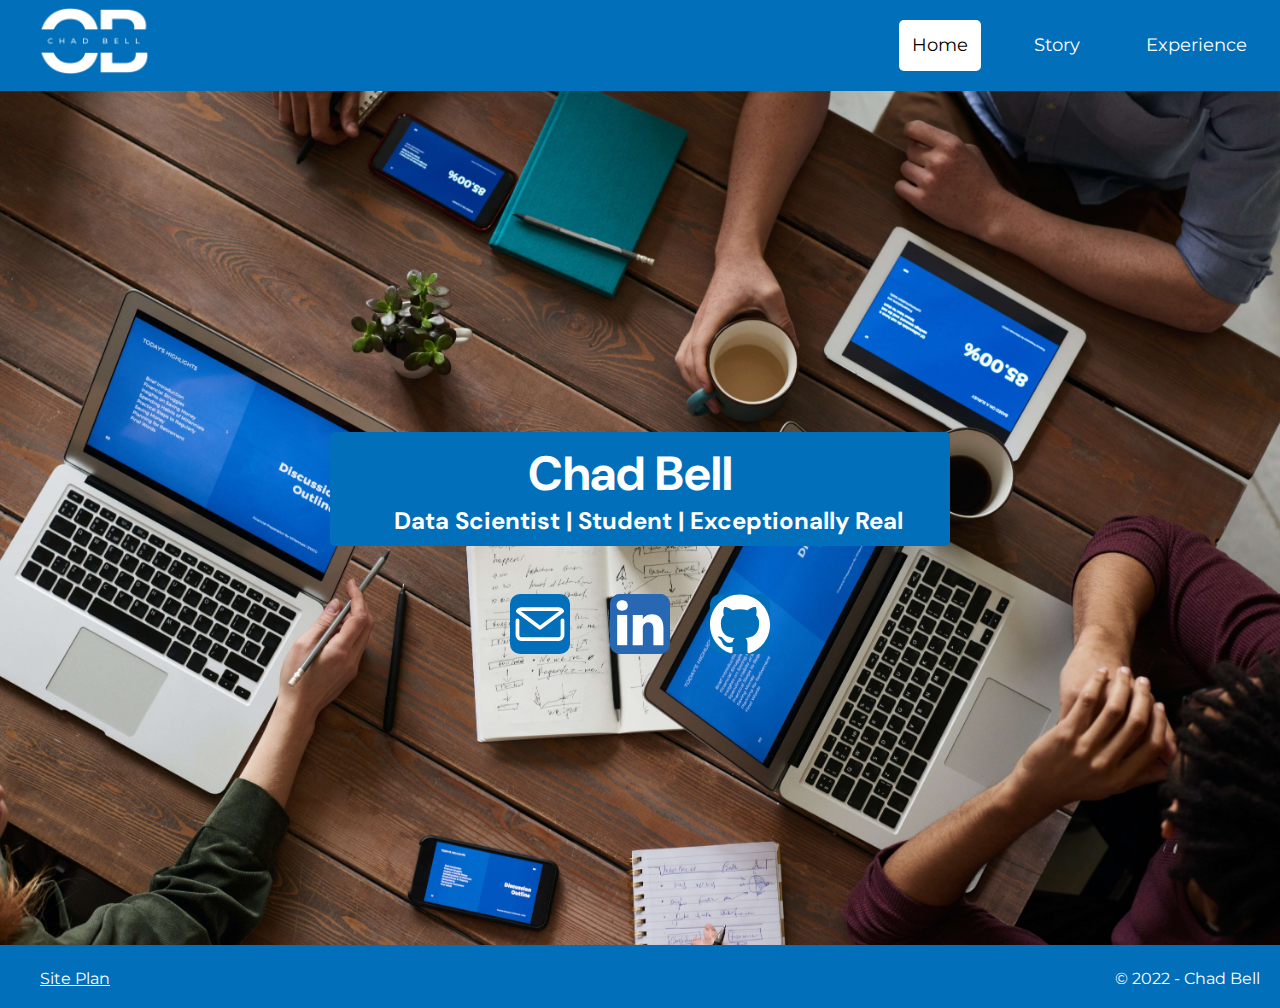
<file: personal_website/index.html>
<!DOCTYPE html>
<html lang="en">
<head>
    <meta charset="UTF-8">
    <meta http-equiv="X-UA-Compatible" content="IE=edge">
    <meta name="viewport" content="width=device-width, initial-scale=1.0">
    <title>Chad Bell | Home</title>
    <link rel="stylesheet" href="styles/styles.css">
</head>
<body>
    <header>
        <a href="index.html" id="logo_link">
            <img class="logo" src="images/ChadBelllogo2.png" alt="Chad Bell Logo">
        </a>
        <nav>
            <a class="active" href="index.html">Home</a>
            <a href="story.html">Story</a>
            <a href="experience.html">Experience</a>
        </nav>
    </header>
    <main class="container">
        <img id="background_img" alt="background image" src="images/background_img.jpg">
        <div class="center">
            <h1>Chad Bell</h1>
            <h2>&nbsp; &nbsp; &nbsp; Data Scientist | Student | Exceptionally Real</h2>
        </div>
        <div class="social">
            <a href = "mailto:chadbell045@gmail.com" target="_blank">
                <div><img class="email" src="images/email_icon.svg" alt="email icon"></div>
            </a>
            <a href="https://www.linkedin.com/in/chadbell045/" target="_blank">
                <div><img class="linkedin" src="images/linkedin_icon.svg" alt="linkedin icon"></div>
            </a>
            <a href="https://github.com/CBell045" target="_blank">
                <div><img class="github" src="images/github_icon.svg" alt="github icon"></div>
            </a>
        </div>
    </main>
    <footer>
        <span class="siteplan"><a href="https://cbell045.github.io/wdd_130/personal_website/site-plan.html">Site Plan</a></span>
        <span class="copyright">&copy; 2022 - Chad Bell</span>
    </footer>
</body>
</html>
</file>
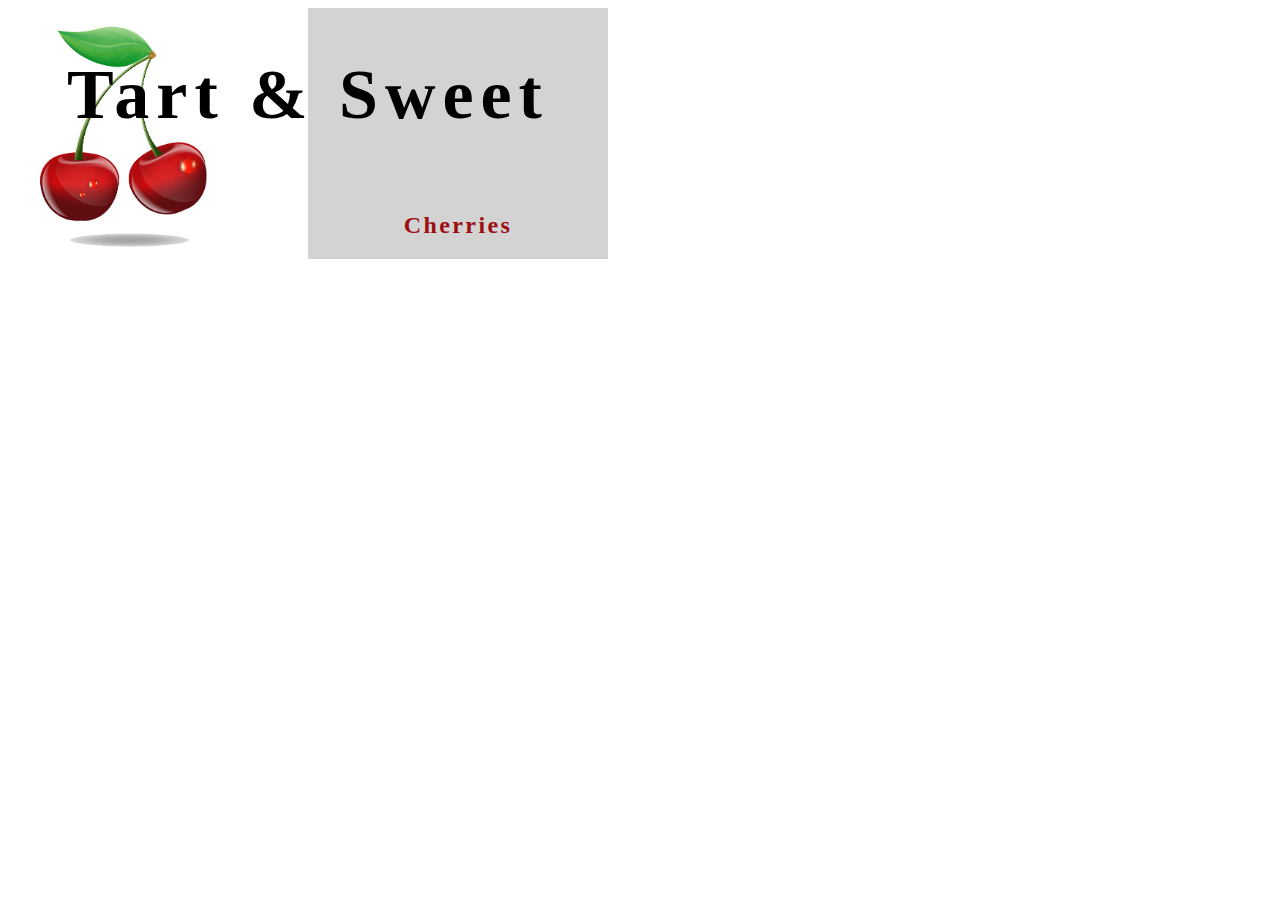
<file: Week 6 Ice Challenge/index.html>
<!DOCTYPE html>
<html lang="en">
<head>
    <meta charset="UTF-8">
    <meta http-equiv="X-UA-Compatible" content="IE=edge">
    <meta name="viewport" content="width=device-width, initial-scale=1.0">
    <title>Ice Week 6</title>
    <link rel="stylesheet" href="styles/styles.css">
</head>
<body>
    <div class="container">
        <h1 id="tart">Tart & Sweet</h1>
        <img src="w06_cherries.png">
        <h2>Cherries</h2>
        <span id="blank"></span>
    </div>
</body>
</html>
</file>
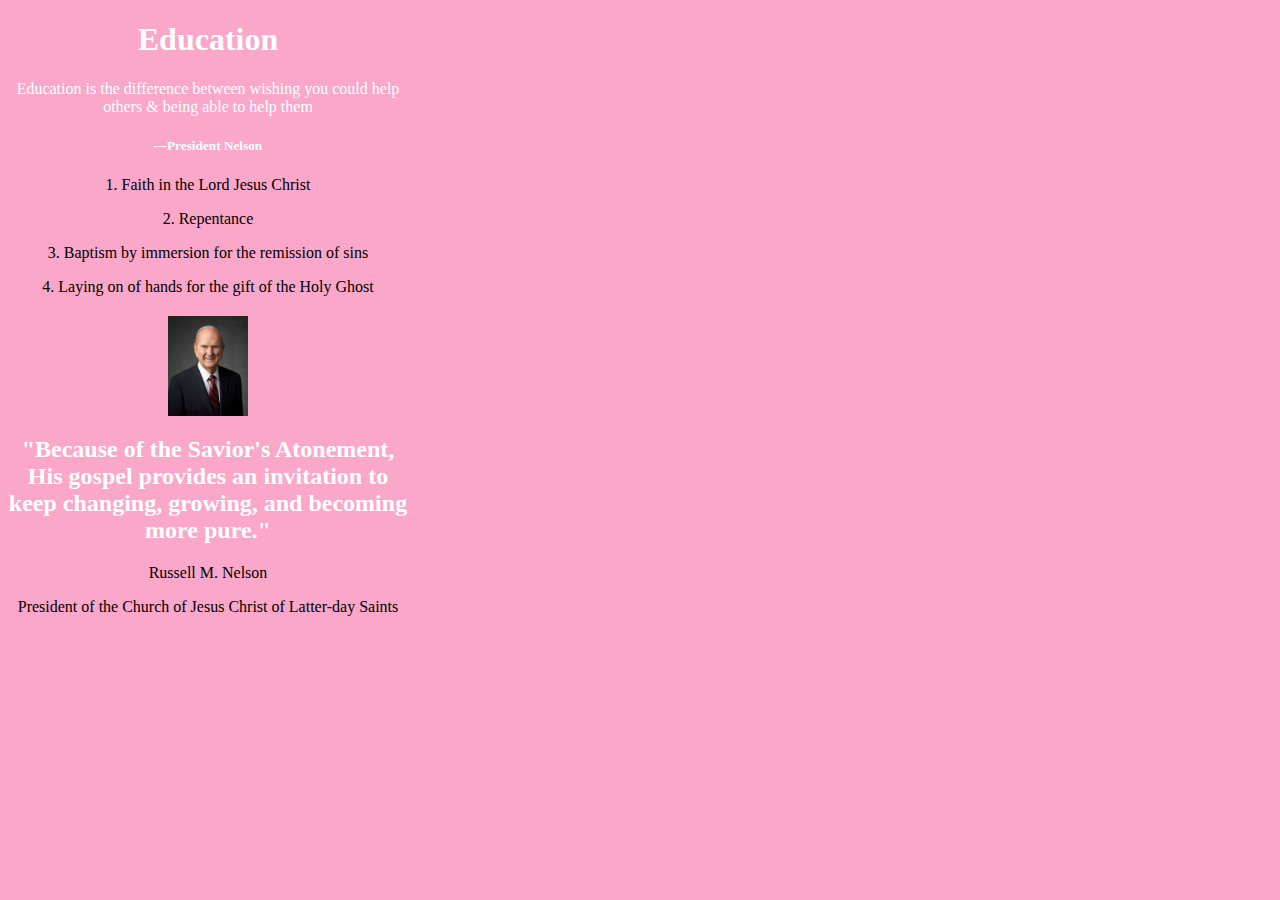
<file: week4_practice/index.html>
<!DOCTYPE html>
<html lang="en">
<head>
    <meta charset="UTF-8">
    <meta http-equiv="X-UA-Compatible" content="IE=edge">
    <meta name="viewport" content="width=device-width, initial-scale=1.0">
    <title>Document</title>
    <link rel="stylesheet" href="styles/styles.css">
</head>
<body>
    <h1 class="white">Education</h1>
    <p class="white">Education is the difference between wishing you could help others & being able to help them</p>
    <h5 class="white">---President Nelson</h5>

    <p id="bullets">1. Faith in the Lord Jesus Christ
    <p id="bullets">2. Repentance</p>
    <p id="bullets">3. Baptism by immersion for the remission of sins</p>
    <p id="bullets">4. Laying on of hands for the gift of the Holy Ghost</p>

    <img src="images/russell_nelson_official_portrait_2018.jpeg">

    <h2 class="white">"Because of the Savior's Atonement, His gospel provides an invitation to keep changing, growing, and becoming more pure."</h2>

    <p>Russell M. Nelson</p>
    <p>President of the Church of Jesus Christ of Latter-day Saints</p>
</body>
</html>
</file>
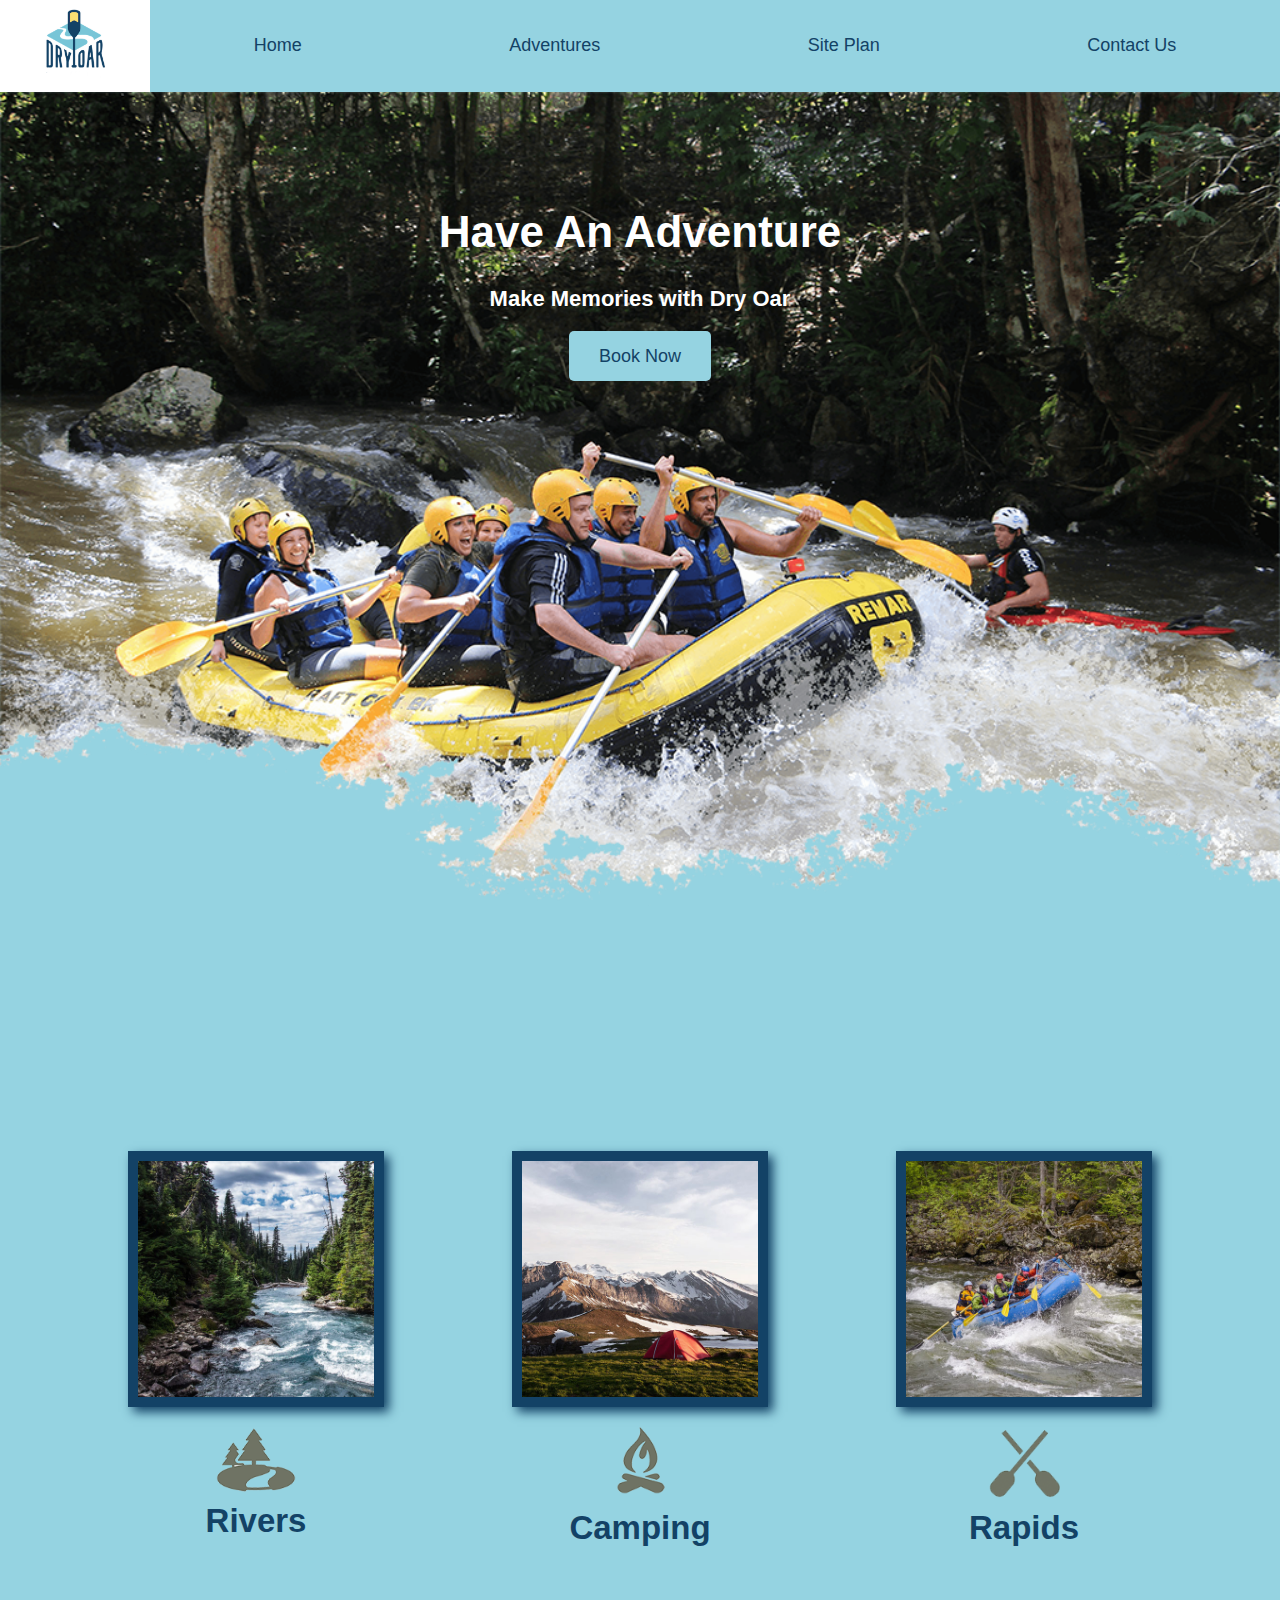
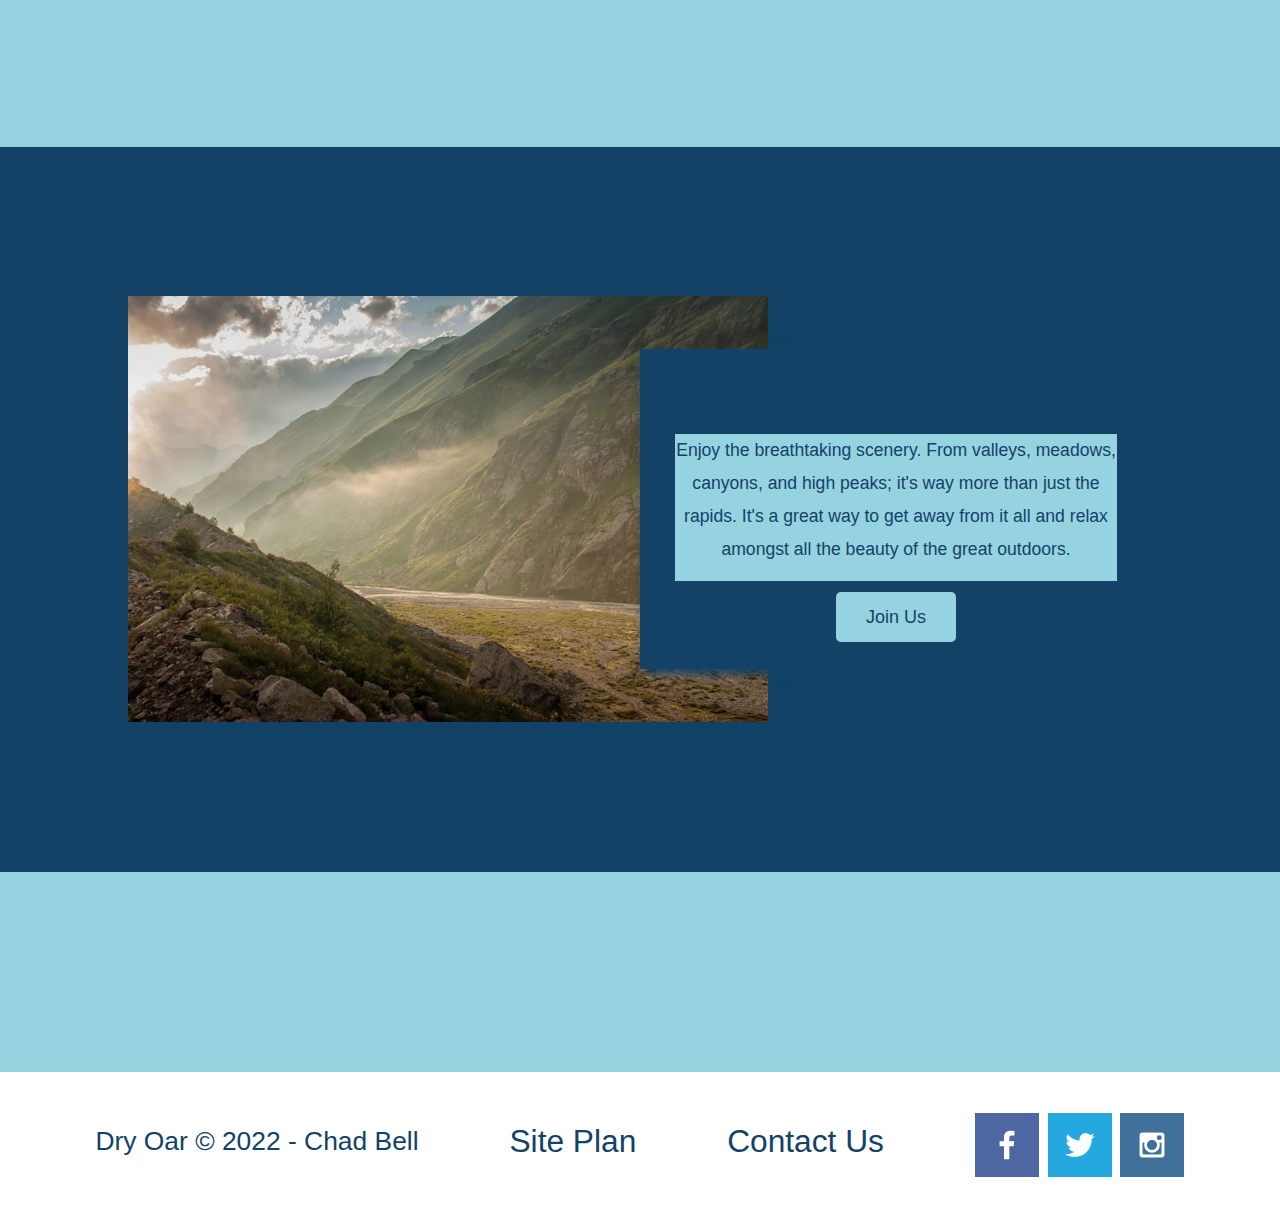
<file: wwr/index.html>
<!DOCTYPE html>
<html lang="en">
<head>
    <meta charset="UTF-8">
    <meta http-equiv="X-UA-Compatible" content="IE=edge">
    <meta name="viewport" content="width=device-width, initial-scale=1.0">
    <title>White Water Rafting</title>
    <link rel="stylesheet" href="styles/styles.css">
</head>
<body>
    <div id="content">
        <header>
            <a href="index.html" id="logo_link">
                <img class="logo" src="images/dryoarlogo.png" alt="Dry Oar Logo">
            </a>
            <nav>
                <a href="index.html">Home</a>
                <a href="adventures.html">Adventures</a>
                <a href="site-plan-rafting.html">Site Plan</a>
                <a href="contactus.html">Contact Us</a>
            </nav>
        </header>
        <div id="hero">
            <div id="hero-box">
                <img id="hero-img" src="images/hero.png" alt="People enjoying rafting">
            </div>
            <section id="hero-msg">
                <h1 class="home-title">Have An Adventure</h1>
                <h4>Make Memories with Dry Oar</h4>
                <div class="button-box">
                    <a class="book" href="rates.html">Book Now</a>
                </div>
            </section>
        </div>
        <main class="home-grid">
            <section class="rivers-card">
                <img class="card-img" src="images/rivers.jpeg" alt="river in forest">
                <img class="icon" src="images/river_icon.png" alt="river icon">
                <h2>Rivers</h2>
            </section>
            <section class="camping-card">
                <img class="card-img" src="images/camping.jpeg" alt="tent in mountains">
                <img class="icon" src="images/fire_icon.png" alt="fire icon">
                <h2>Camping</h2>
            </section>
            <section class="rapids-card">
                <img class="card-img" src="images/rapids.jpeg" alt="rafting boat">
                <img class="icon" src="images/oars.png" alt="oars icon">
                <h2>Rapids</h2>
            </section>
            <div id="background"></div>
            <img class="mountains" src="images/mountains.jpeg" alt="Misty mountains">
            <section class="msg">
                <h2>Exhilarating Beauty</h2>
                <p>Enjoy the breathtaking scenery. From valleys, meadows, canyons, and high peaks; it's way more than just the rapids. It's a great way to get away from it all and relax amongst all the beauty of the great outdoors. </p>
                <a class="join" href="rivers.html">Join Us</a>
            </section>
        </main>
        <footer>
            <p>Dry Oar &copy; 2022 - Chad Bell</p>
            <p><a href="site-plan-rating.html">Site Plan</a></p>
            <p><a href="contactus.html">Contact Us</a></p>
            <div class="social">
                <a href="https://facebook.com" target="_blank">
                    <img src="images/facebook.png" alt="fb icon">
                </a>
                <a href="https://twitter.com" target="_blank">
                    <img src="images/twitter.png" alt="twitter icon">
                </a>
                <a href="https://instagram.com" target="_blank">
                    <img src="images/instagram.png" alt="instagram icon">
                </a>
            </div>
        </footer>
    </div>
</body>
</html>
</file>
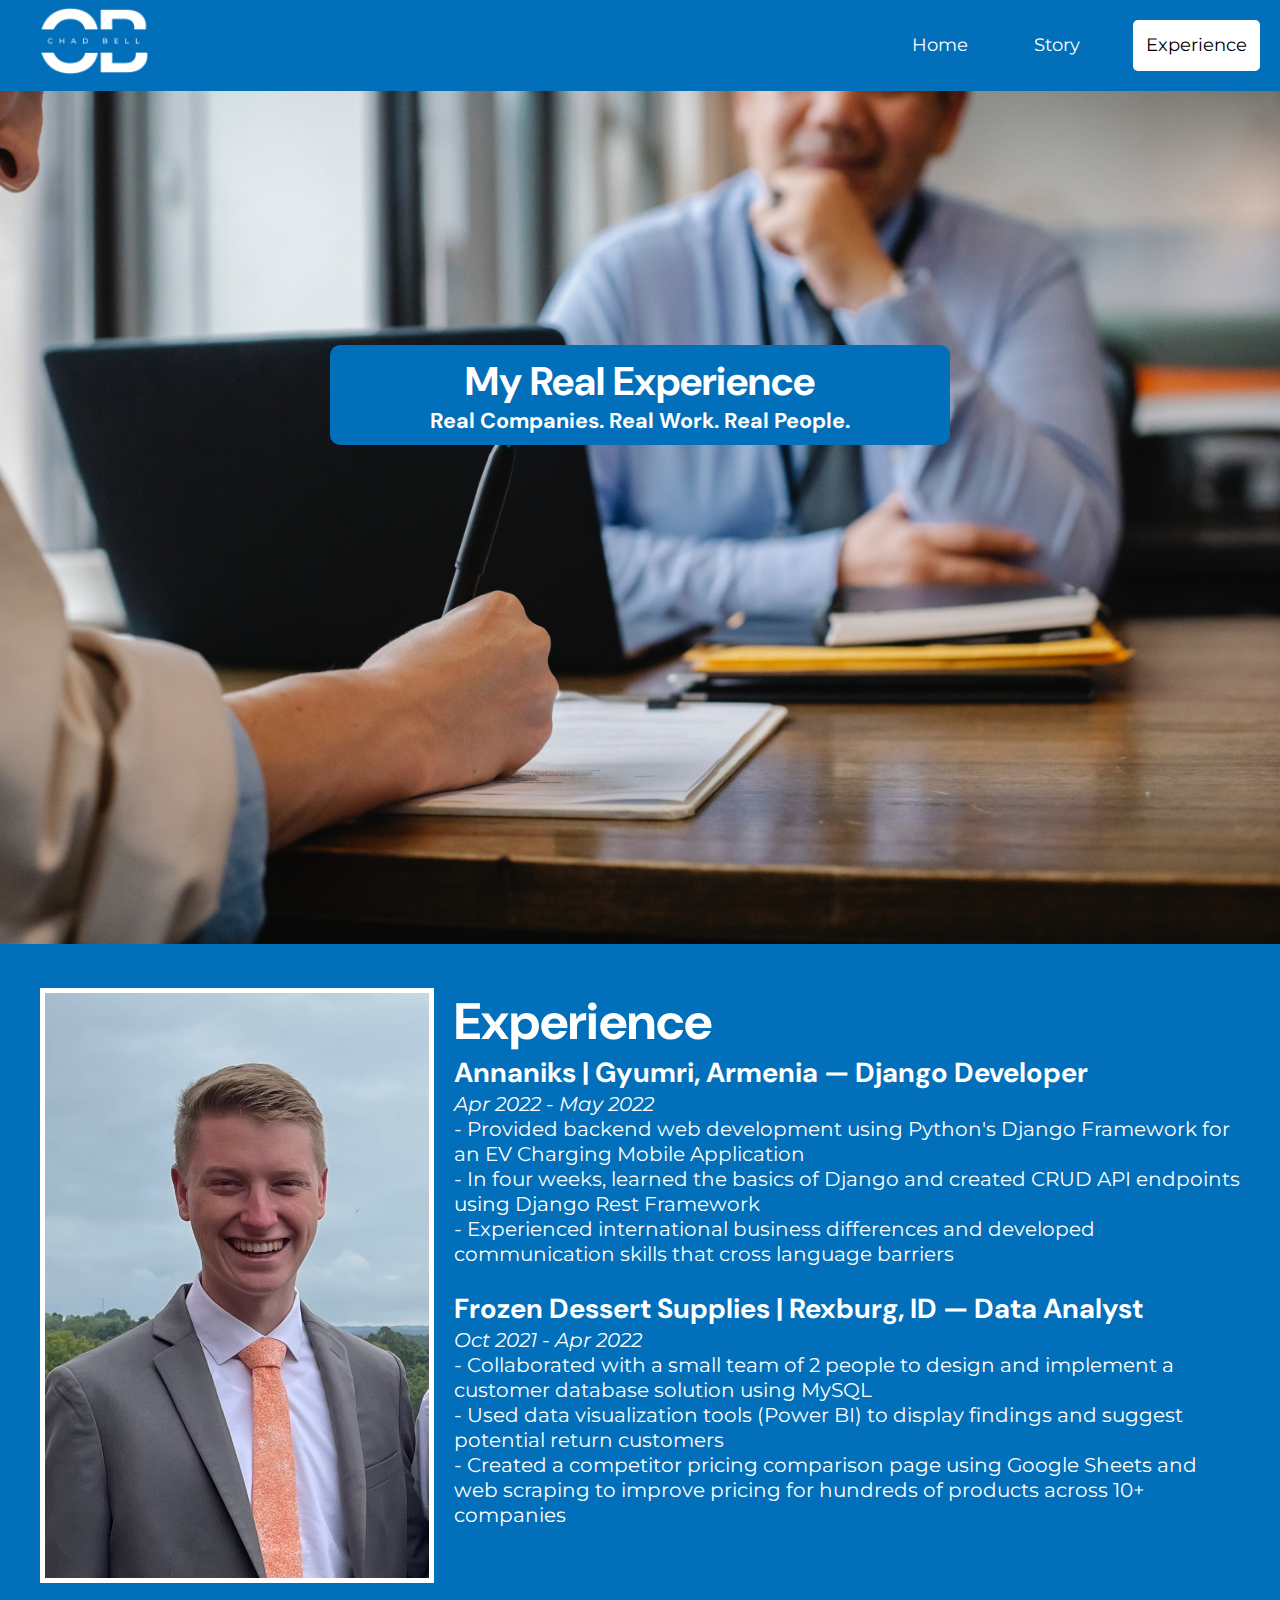
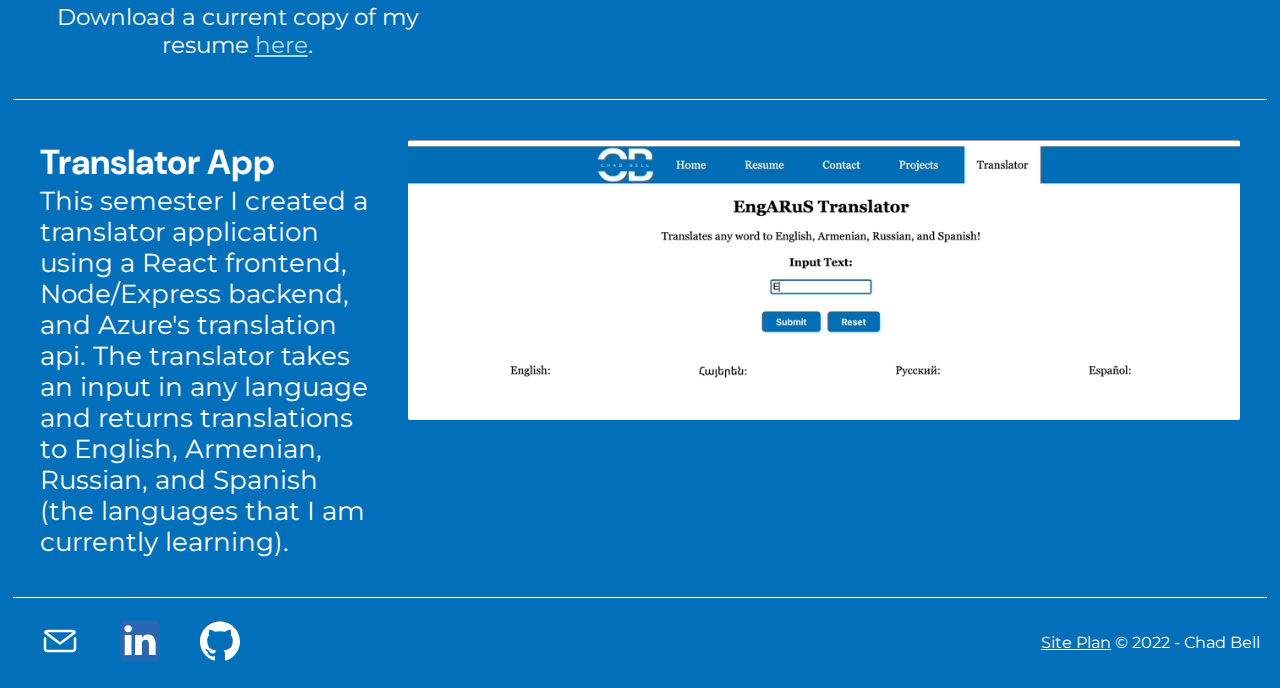
<file: personal_website/experience.html>
<!DOCTYPE html>
<html lang="en">
<head>
    <meta charset="UTF-8">
    <meta http-equiv="X-UA-Compatible" content="IE=edge">
    <meta name="viewport" content="width=device-width, initial-scale=1.0">
    <title>Chad Bell | Experience</title>
    <link rel="stylesheet" href="styles/styles2.css">
</head>
<body>
    <header>
        <a href="index.html" id="logo_link">
            <img class="logo" src="images/ChadBelllogo2.png" alt="Chad Bell Logo">
        </a>
        <nav>
            <a href="index.html">Home</a>
            <a href="story.html">Story</a>
            <a class="active" href="experience.html">Experience</a>
        </nav>
    </header>
    <main>
        <div class="hero">
            <img class="background_img_2" src="images/resume_background_img_2.jpg" alt="Handing Resume">
            <div class="hero-text">
                <h1 class="hero-center1">My Real Experience</h1>
                <h2 class="hero-center2" id="hero-center-subtitle">Real Companies. Real Work. Real People.</h2>
            </div>
        </div>
        <div class="resume">
            <img id="resume_pic" src="images/resume_pic.jpeg" alt="resume pic">
            <div class="experience">
                <h1>Experience</h1> 
                <h2>Annaniks | Gyumri, Armenia — Django Developer</h2>
                <i>Apr 2022 - May 2022</i>
                <p>- Provided backend web development using Python's Django Framework for an EV Charging Mobile Application</p>
                <p>- In four weeks, learned the basics of Django and created CRUD API endpoints using Django Rest Framework</p>
                <p>- Experienced international business differences and developed communication skills that cross language barriers</p>
                <br>
                <h2>Frozen Dessert Supplies | Rexburg, ID — Data Analyst</h2>
                <i>Oct 2021 - Apr 2022</i>
                <p>- Collaborated with a small team of 2 people to design and implement a customer database solution using MySQL</p>
                <p>- Used data visualization tools (Power BI) to display findings and suggest potential return customers</p>
                <p>- Created a competitor pricing comparison page using Google Sheets and web scraping to improve pricing for hundreds of products across 10+ companies</p>     
            </div>
            <div id="download">
                <p>Download a current copy of my resume <a href="other/Chad-Bell-Resume.pdf" download="Chad Bell Resume">here</a>.</p>
                <!-- <img id="resume" src="images/resume.png" alt="resume icon"> -->
            </div>
        </div>
        <hr>
        <div class="projects">
            <div class="projects_text">
                <h2>Translator App</h2>
                <p>This semester I created a translator application using a React frontend, Node/Express backend, and Azure's translation api. The translator takes an input in any language and returns translations to English, Armenian, Russian, and Spanish (the languages that I am currently learning). </p></div>
            <img id="translator" src="images/translator-app.gif" alt="Translator">
        </div>
    </main>
    <hr>
    <footer>
        <div class="social">
            <a href = "mailto:chadbell045@gmail.com" target="_blank">
                <img src="images/email_icon.svg" alt="email icon">
            </a>
            <a href="https://www.linkedin.com/in/chadbell045/" target="_blank">
                <img src="images/linkedin_icon.svg" alt="linkedin icon">
            </a>
            <a href="https://github.com/CBell045" target="_blank">
                <img src="images/github_icon.svg" alt="github icon">
            </a>
        </div>
        <p><a href="site-plan.html">Site Plan</a>
            &copy; 2022 - Chad Bell
        </p>
    </footer>
</body>
</html>
</file>
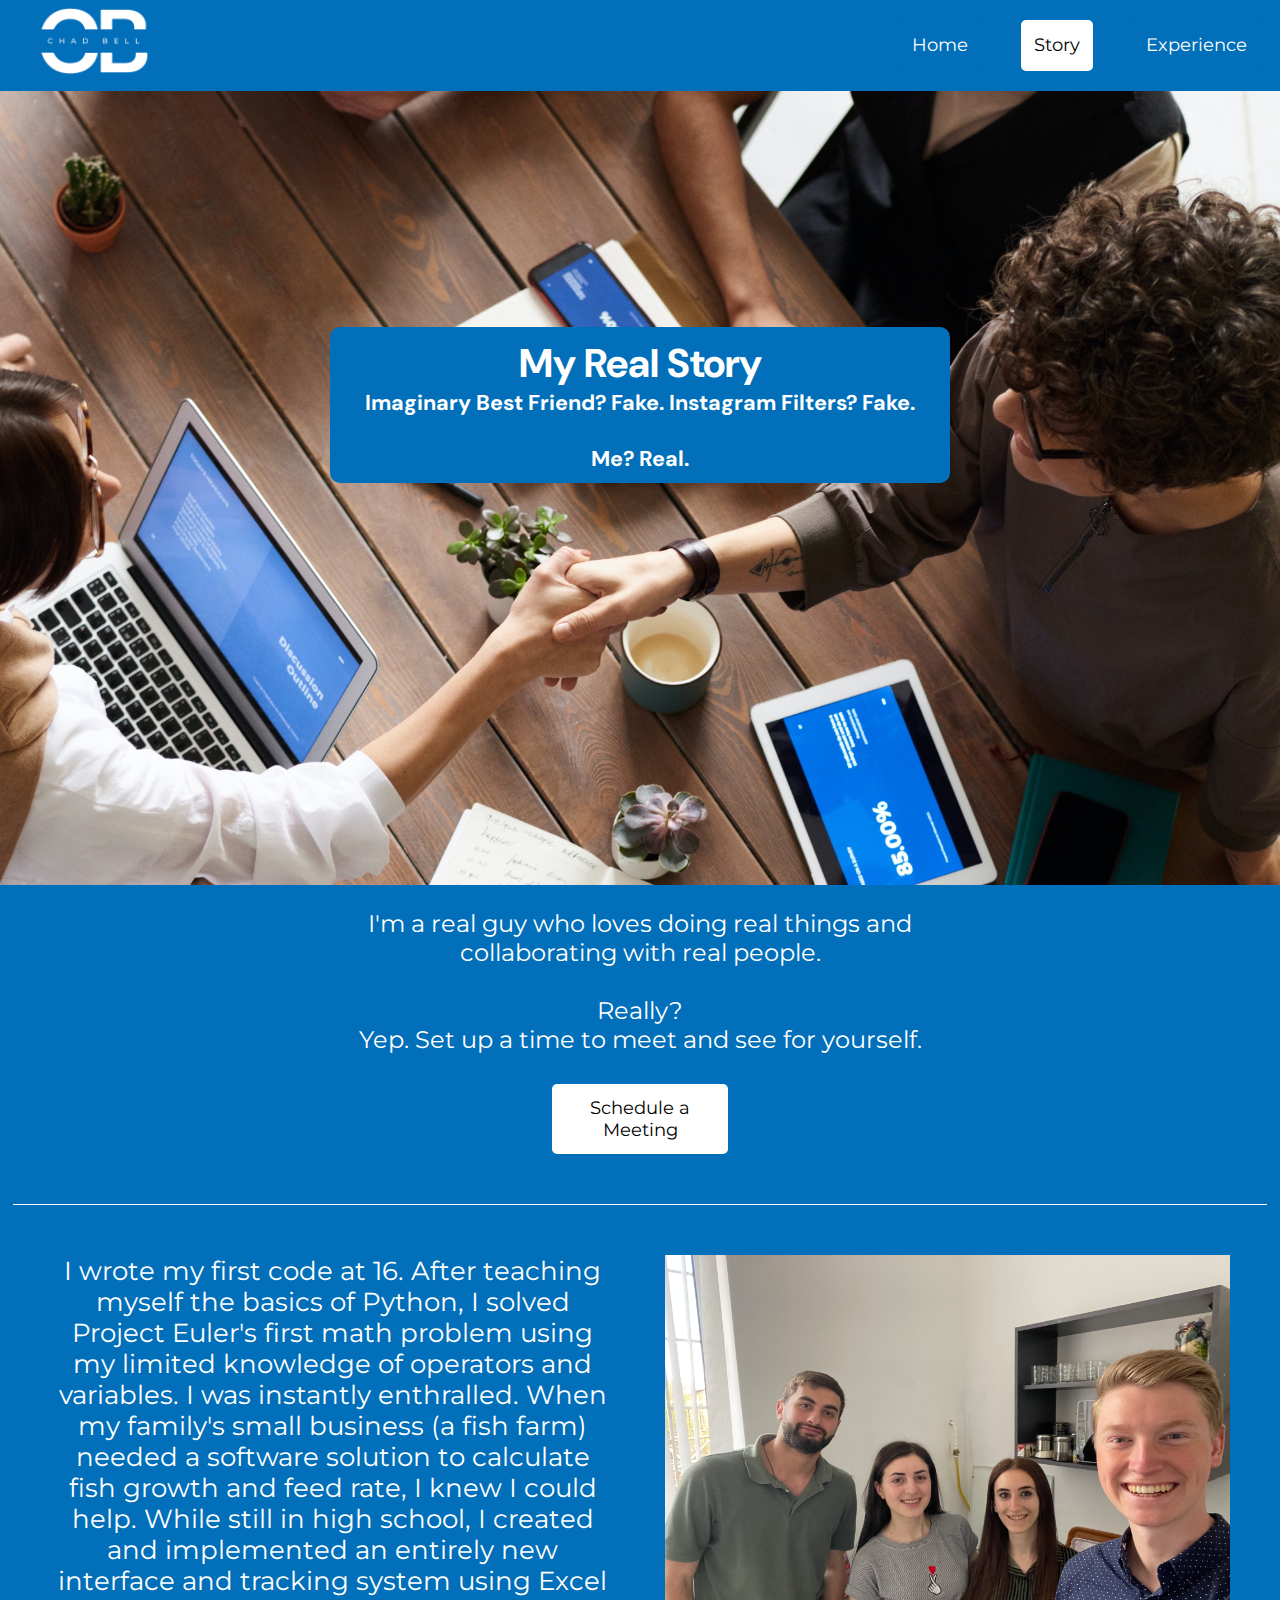
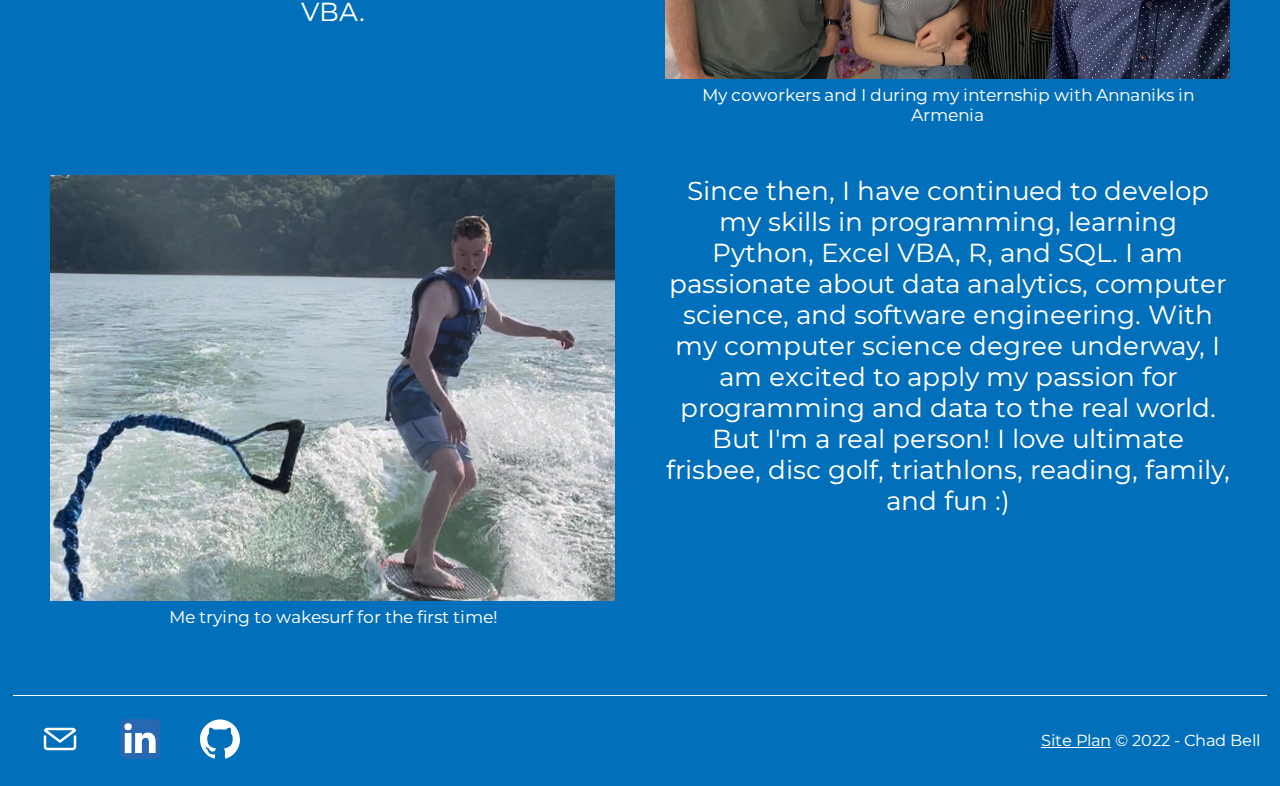
<file: personal_website/story.html>
<!DOCTYPE html>
<html lang="en">
<head>
    <meta charset="UTF-8">
    <meta http-equiv="X-UA-Compatible" content="IE=edge">
    <meta name="viewport" content="width=device-width, initial-scale=1.0">
    <title>Chad Bell | Story</title>
    <link rel="stylesheet" href="styles/styles2.css">
</head>
<body>
    <header>
        <a href="index.html" id="logo_link">
            <img class="logo" src="images/ChadBelllogo2.png" alt="Chad Bell Logo">
        </a>
        <nav>
            <a href="index.html">Home</a>
            <a class="active" href="story.html">Story</a>
            <a href="experience.html">Experience</a>
        </nav>
    </header>
    <main>
        <div class="hero">
            <img class="background_img_2" src="images/background_img_2.jpg" alt="Team Collaboration">
            <div class="hero-text">
                <h1 class="hero-center1">My Real Story</h1>
                <h2 class="hero-center2" id="hero-center-subtitle">Imaginary Best Friend? Fake. Instagram Filters? Fake.<br><br>Me? Real.</h2>
            </div>
        </div>
        <div class="main">
            <!-- <p class="disclaimer">Disclaimer: I may not be the best programmer out there -- but I might be the most relatable one. </p> -->
            <div class="middle">
                <p>I'm a real guy who loves doing real things and collaborating with real people.</p>
                <br>
                <p>Really?</p>
                <p>Yep. Set up a time to meet and see for yourself.</p>
                <a class="schedule-meeting" href="https://calendly.com/chadbell045/30min">Schedule a Meeting</a>
            </div>
            <hr>
            <div class="grid1">
                <p>I wrote my first code at 16. 
                    After teaching myself the basics of Python, I solved Project Euler's first math problem using my limited knowledge of operators and variables. I was instantly enthralled. When my family's small business (a fish farm) needed a software solution to calculate fish growth and feed rate, I knew I could help. While still in high school, I created and implemented an entirely new interface and tracking system using Excel VBA. 
                </p>
                <div class="armenia">
                    <img src="images/armenia_friends.jpeg" alt="Chad and Armenian Friends">
                    <p class="subtitles">My coworkers and I during my internship with Annaniks in Armenia</p>
                </div>
                <div class="wakesurfing">
                    <img src="images/wakesurfing.jpg" alt="Chad wakesurfing">
                    <p class="subtitles">Me trying to wakesurf for the first time!</p>
                </div>
                <p>Since then, I have continued to develop my skills in programming, learning Python, Excel VBA, R, and SQL. I am passionate about data analytics, computer science, and software engineering. With my computer science degree underway, I am excited to apply my passion for programming and data to the real world. But I'm a real person! I love ultimate frisbee, disc golf, triathlons, reading, family, and fun :)
                </p>
            </div>    
        </div> 
    </main>
    <hr>
    <footer>
        <div class="social">
            <a href = "mailto: chadbell045@gmail.com" target="_blank">
                <img src="images/email_icon.svg" alt="email icon">
            </a>
            <a href="https://www.linkedin.com/in/chadbell045/" target="_blank">
                <img src="images/linkedin_icon.svg" alt="linkedin icon">
            </a>
            <a href="https://github.com/CBell045" target="_blank">
                <img src="images/github_icon.svg" alt="github icon">
            </a>
        </div>
        <p><a href="site-plan.html">Site Plan</a>
            &copy; 2022 - Chad Bell
        </p>
    </footer>
</body>
</html>
</file>
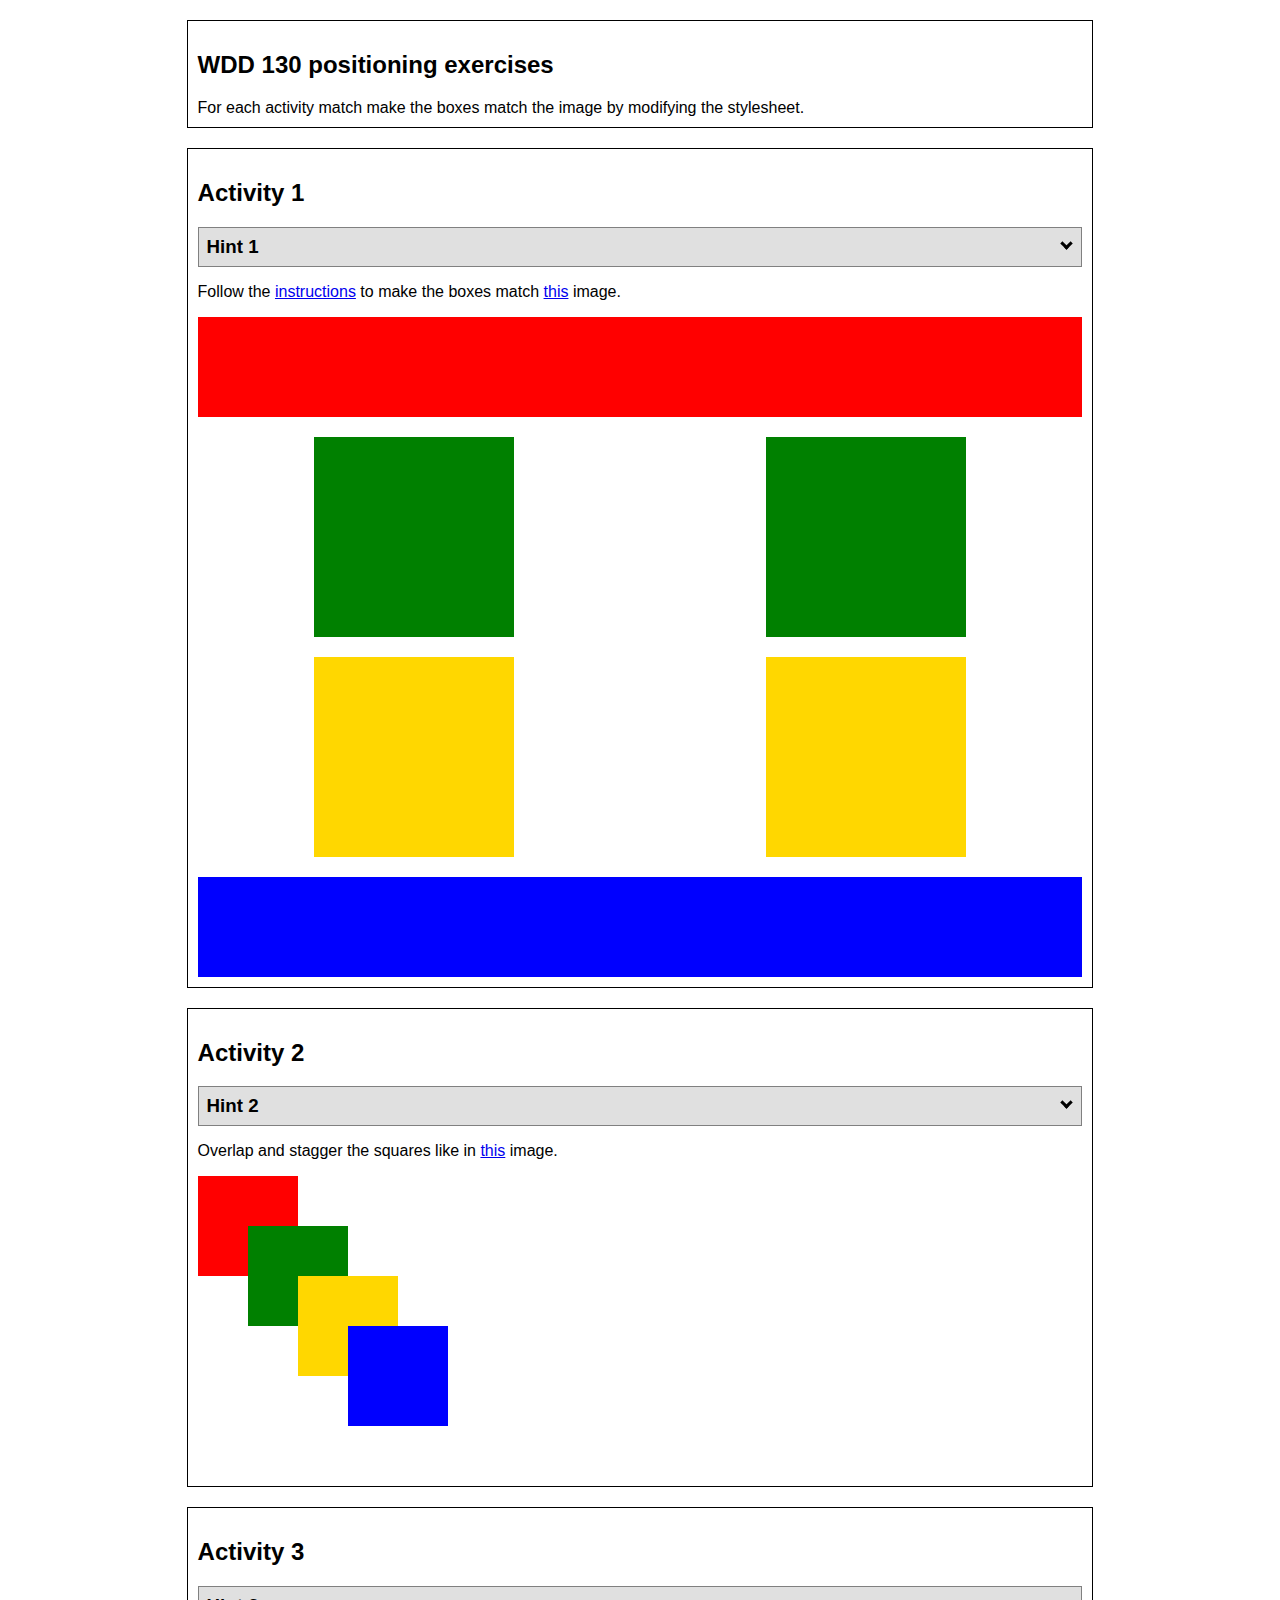
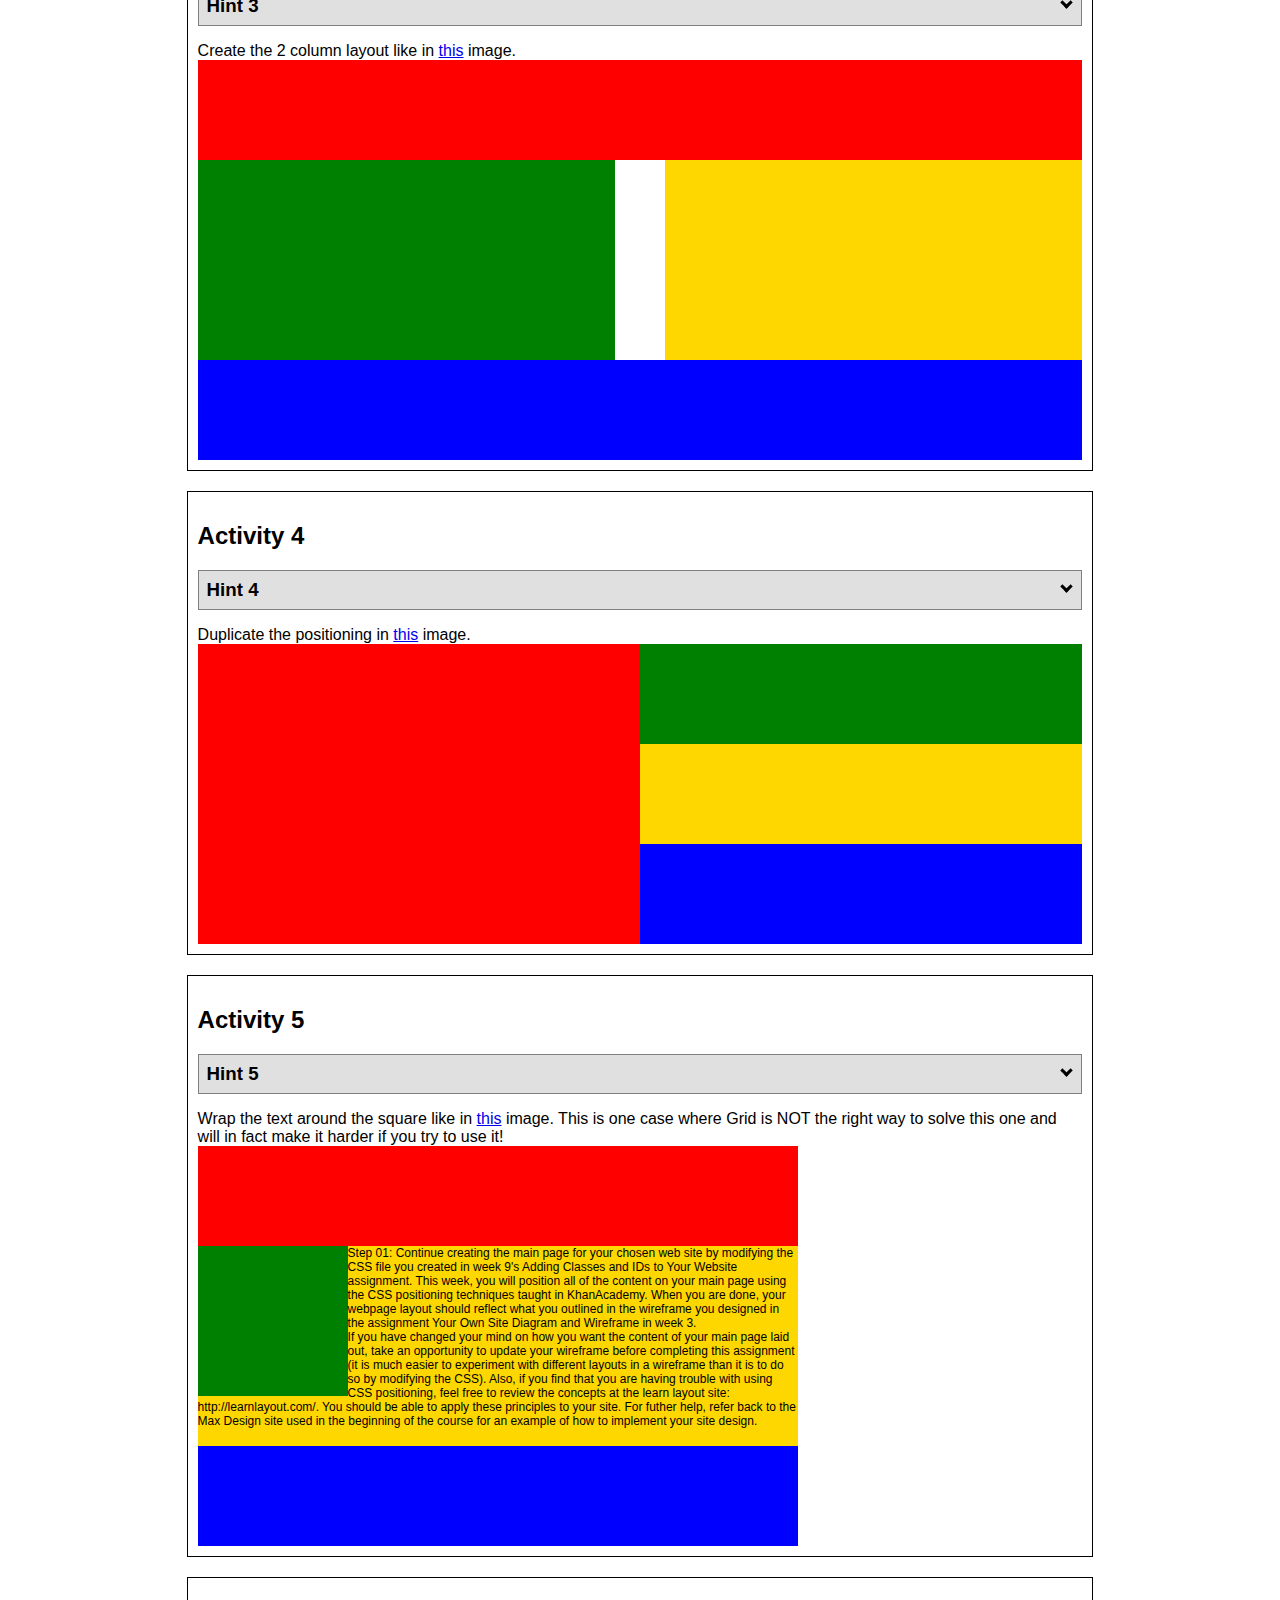
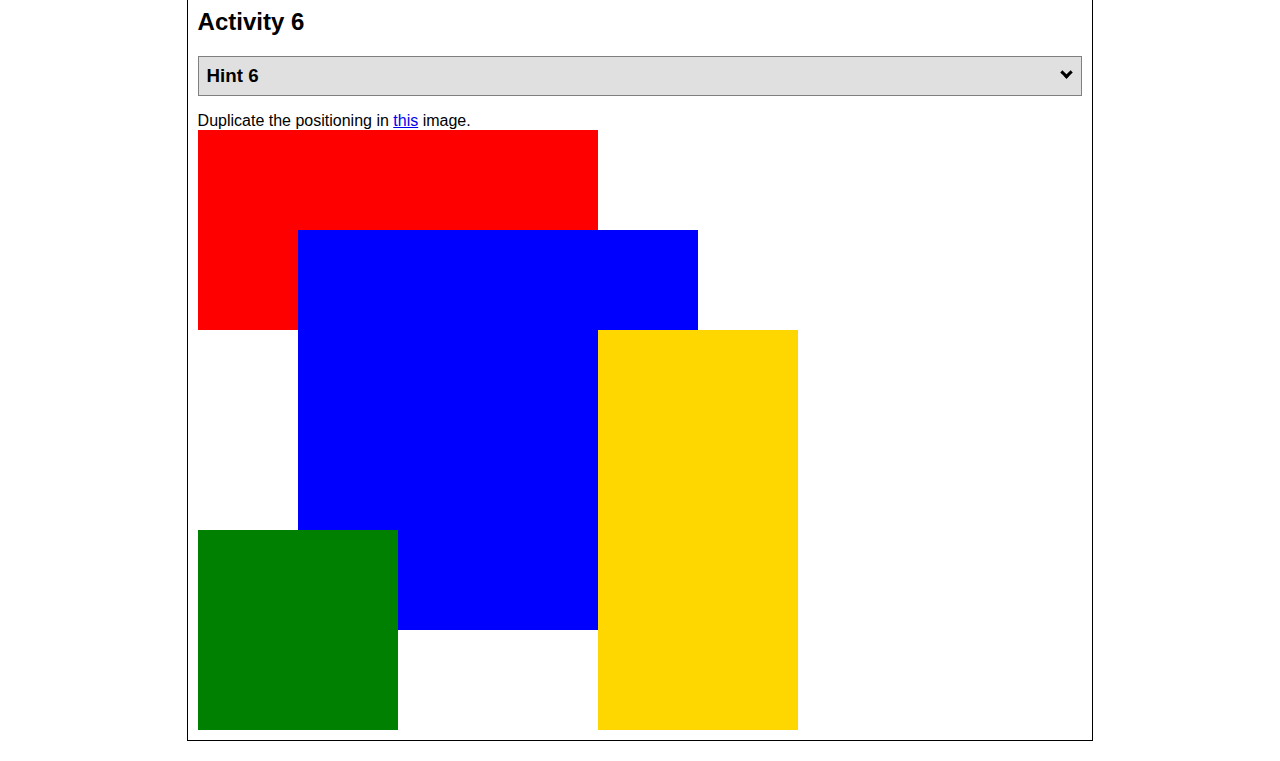
<file: positioning/positioning.html>
<!DOCTYPE html>
<html lang="en">
  <head>
    <!-- HTML - Name: positioning.html -->
    <title>Positioning Activity</title>
    <link rel="stylesheet" type="text/css" href="positionstyles.css" />
  </head>
  <body>
    <div class="activity">
      <h2>WDD 130 positioning exercises</h2>
      For each activity match make the boxes match the image by modifying the stylesheet.</div>
    <div class="activity">
      <h2>Activity 1</h2>
      <section class="hint"><input type="checkbox" ><i></i> <h3>Hint 1</h3><div><p>Check out the <a href="https://byui-wdd.github.io/wdd130/activities/w06-css-positioning.html" target="_blank">activity instructions</a> in Ilearn!</p></div></section>
      <p>Follow the <a href="https://byui-wdd.github.io/wdd130/activities/w06-css-positioning.html" target="_blank">instructions</a> to make the boxes match  <a href="https://byui-wdd.github.io/wdd130/images/example1.png" target="_blank">this</a> image.</p>
      <div class="content1" >
        <div class="red1" ></div>
        <div class="green1" ></div>
        <div class="green1" ></div>
        <div class="yellow1"></div>
        <div class="yellow1"></div>
        <div class="blue1"></div>
      </div>
    </div>
    <div class="activity">
      <h2>Activity 2</h2>
      <section class="hint"><input type="checkbox" > <h3>Hint 2</h3><i></i><div><p>Remember that the best way to shift elements around slightly on the page is with Margins.  You could also use Grid.  Either would work for this. If you choose margin, you can use a <em>negative</em> margin. (ie margin-top: -20px;)</p><h4>Properties used:</h4><ul><li>margin-top, margin-left</li><li>...or...</li><li>grid-template-columns: 50px 50px 50px 50px 50px </li></ul></div></section>
      <p>Overlap and stagger the squares like in <a href="https://byui-wdd.github.io/wdd130/images/example2.png" target="_blank">this</a> image.</p>
      <div class="content2" >
        <div class="red2" ></div>
        <div class="green2" ></div>
        <div class="yellow2"></div>
        <div class="blue2"></div>
      </div>
    </div>
    <div class="activity">
      <h2>Activity 3</h2>
      <section class="hint"><input type="checkbox" > <h3>Hint 3</h3><i></i><div><p>This one is going to be best solved with CSS Grid. Remember to make the boxes the right width first...then start moving them around. </p><h4>Properties used:</h4><ul><li>display:grid;</li><li>grid-template-columns:</li><li>grid-column-gap:</li>
        <li>grid-column:</li>  </ul></div></section>
      Create the 2 column layout like in <a href="https://byui-wdd.github.io/wdd130/images/example3.png" target="_blank">this</a>  image.
      <div class="content3" >
        <div class="red3" ></div>
        <div class="green3" ></div>
        <div class="yellow3"></div>
        <div class="blue3"></div>
      </div>
    </div>
    <div class="activity">
      <h2>Activity 4</h2>
      <section class="hint"><input type="checkbox" > <h3>Hint 4</h3><i></i><div><p>For the others we have been primarily concerned with width. For this one you will need to adjust height as well. </p><h4>Properties used:</h4><ul><li>display:grid;</li><li>grid-template-columns:</li><li>grid-row:</li></ul></div></section>
      Duplicate the positioning in <a href="https://byui-wdd.github.io/wdd130/images/example4.png" target="_blank">this</a> image. 
      <div class="content4" >
        <div class="red4" ></div>
        <div class="green4" ></div>
        <div class="yellow4"></div>
        <div class="blue4"></div>
      </div>
    </div>

    <div class="activity">
      <h2>Activity 5</h2>
      <section class="hint"><input type="checkbox" > <h3>Hint 5</h3><i></i><div><p>Grid is <strong>not</strong> the right way to do this.  In fact there is only one way to really do that...and that is with float. Remember that we float the thing we want the text to wrap around.  Also remember to start by making all the shapes the right size and shape.</p><h4>Properties used:</h4><ul><li>float: left;</li></ul></div></section>
      Wrap the text around the square like in <a href="https://byui-wdd.github.io/wdd130/images/example5.png" target="_blank">this</a> image. This is one case where Grid is NOT the right way to solve this one and will in fact make it harder if you try to use it!
      <div class="content5" >
        <div class="red5" ></div>
        <div class="green5" ></div>
        <div class="yellow5">Step 01: Continue creating the main page for your chosen web site by modifying the CSS file you created in week 9's Adding Classes and IDs to Your Website assignment. This week, you will position all of the content on your main page using the CSS positioning techniques taught in KhanAcademy. When you are done, your webpage layout should reflect what you outlined in the wireframe you designed in the assignment Your Own Site Diagram and Wireframe in week 3. <br />
          If you have changed your mind on how you want the content of your main page laid out, take an opportunity to update your wireframe before completing this assignment (it is much easier to experiment with different layouts in a wireframe than it is to do so by modifying the CSS). Also, if you find that you are having trouble with using CSS positioning, feel free to review the concepts at the learn layout site: http://learnlayout.com/. You should be able to apply these principles to your site. For futher help, refer back to the Max Design site used in the beginning of the course for an example of how to implement your site design.</div>
        <div class="blue5"></div>
      </div>
    </div>
    <div class="activity">
      <h2>Activity 6</h2>
      <section class="hint"><input type="checkbox" > <h3>Hint 6</h3><i></i><div><p>This one is all about visualizing the grid behind the layout. If you are having a hard time doing that first: all the sizes are even multiples of 100, and second here is another example with the lines drawn: <a href="https://byui-wdd.github.io/wdd130/images/example6-hint.png" target="_blank">example 6 with lines</a>. For this one you will find it easiest if you use px for the column width. You can also use <kbd>z-index</kbd> to control the element layering.    </p><h4>Properties used:</h4><ul><li>display:grid;</li><li>grid-template-columns:</li><li>grid-column:</li><li>grid-row:</li><li><a href="https://www.w3schools.com/cssref/pr_pos_z-index.asp" target="_blank">z-index:</a></li></ul></div></section>
      Duplicate the positioning in <a href="https://byui-wdd.github.io/wdd130/images/example6.png" target="_blank">this</a> image.
      <div class="content6" >
        <div class="red6" ></div>
        <div class="green6" ></div>
        <div class="yellow6"></div>
        <div class="blue6"></div>
      </div>
    </div>
  </body>
</html>
</file>
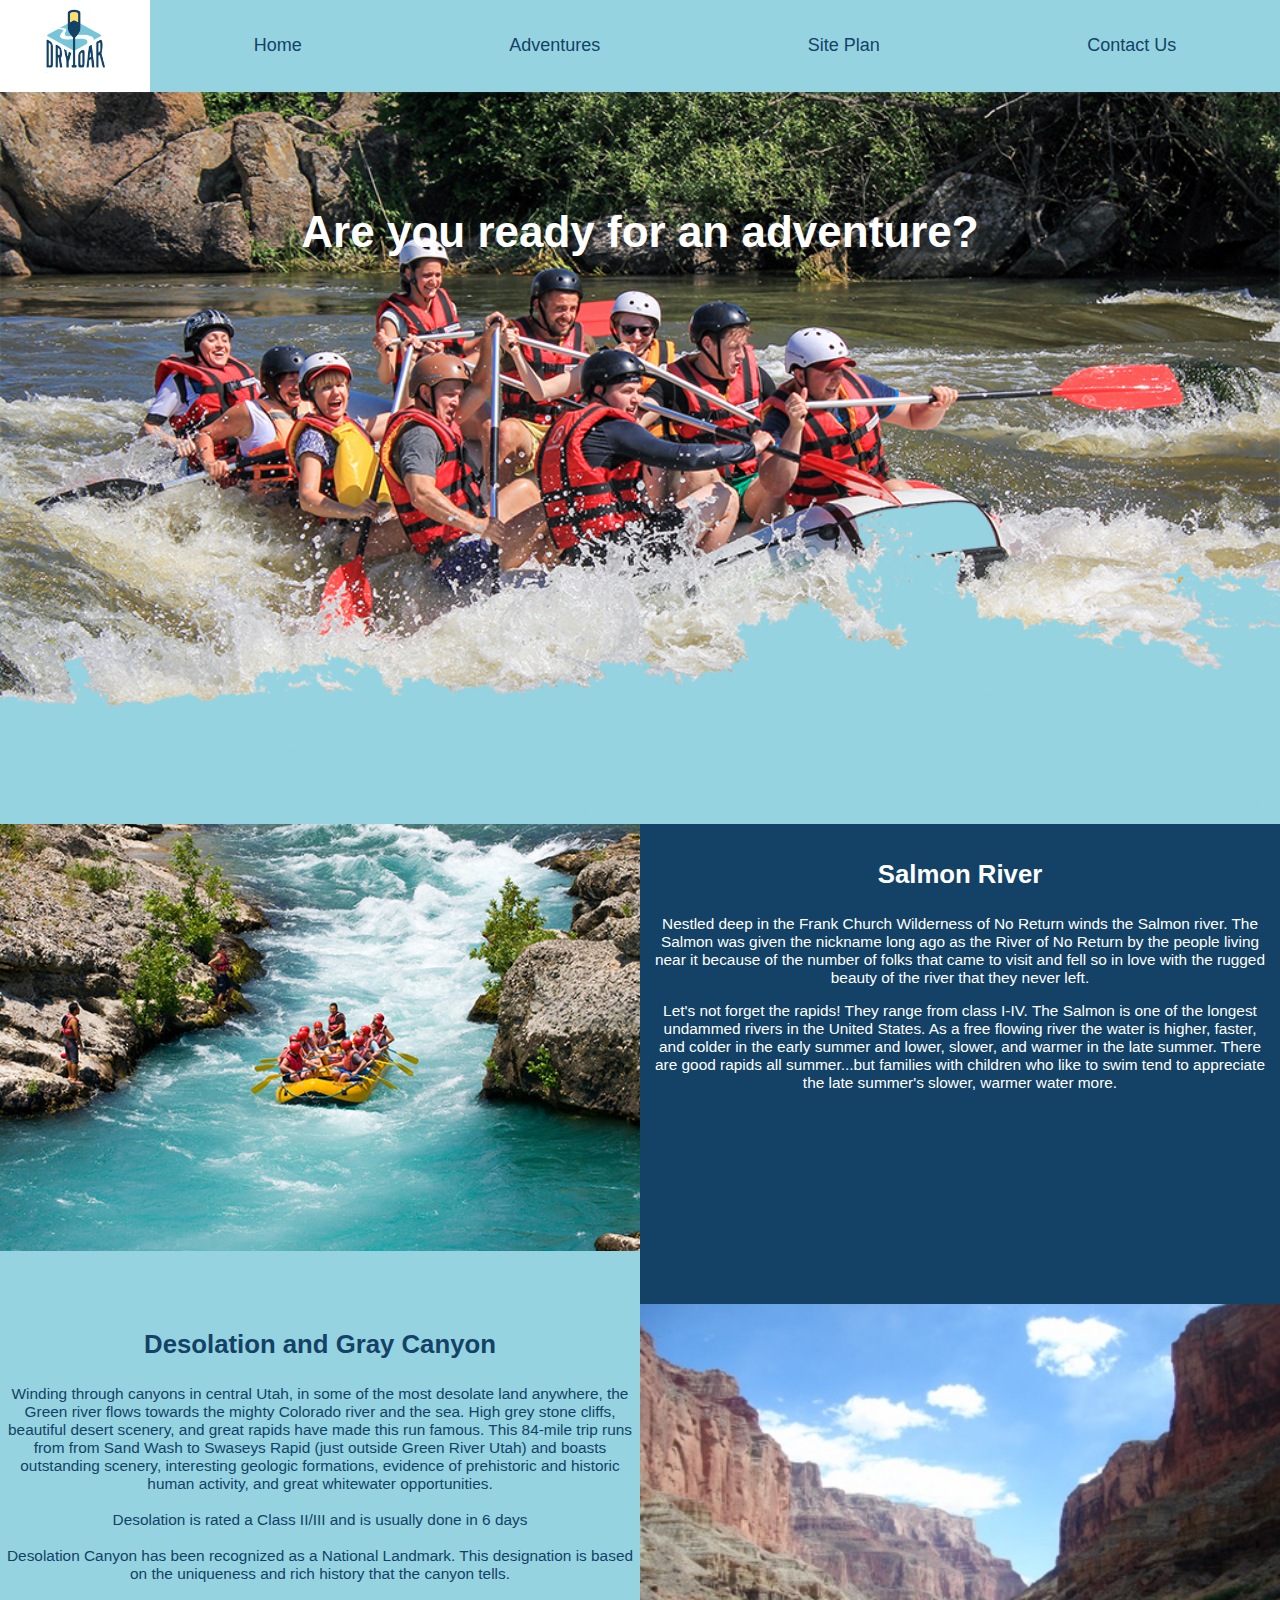
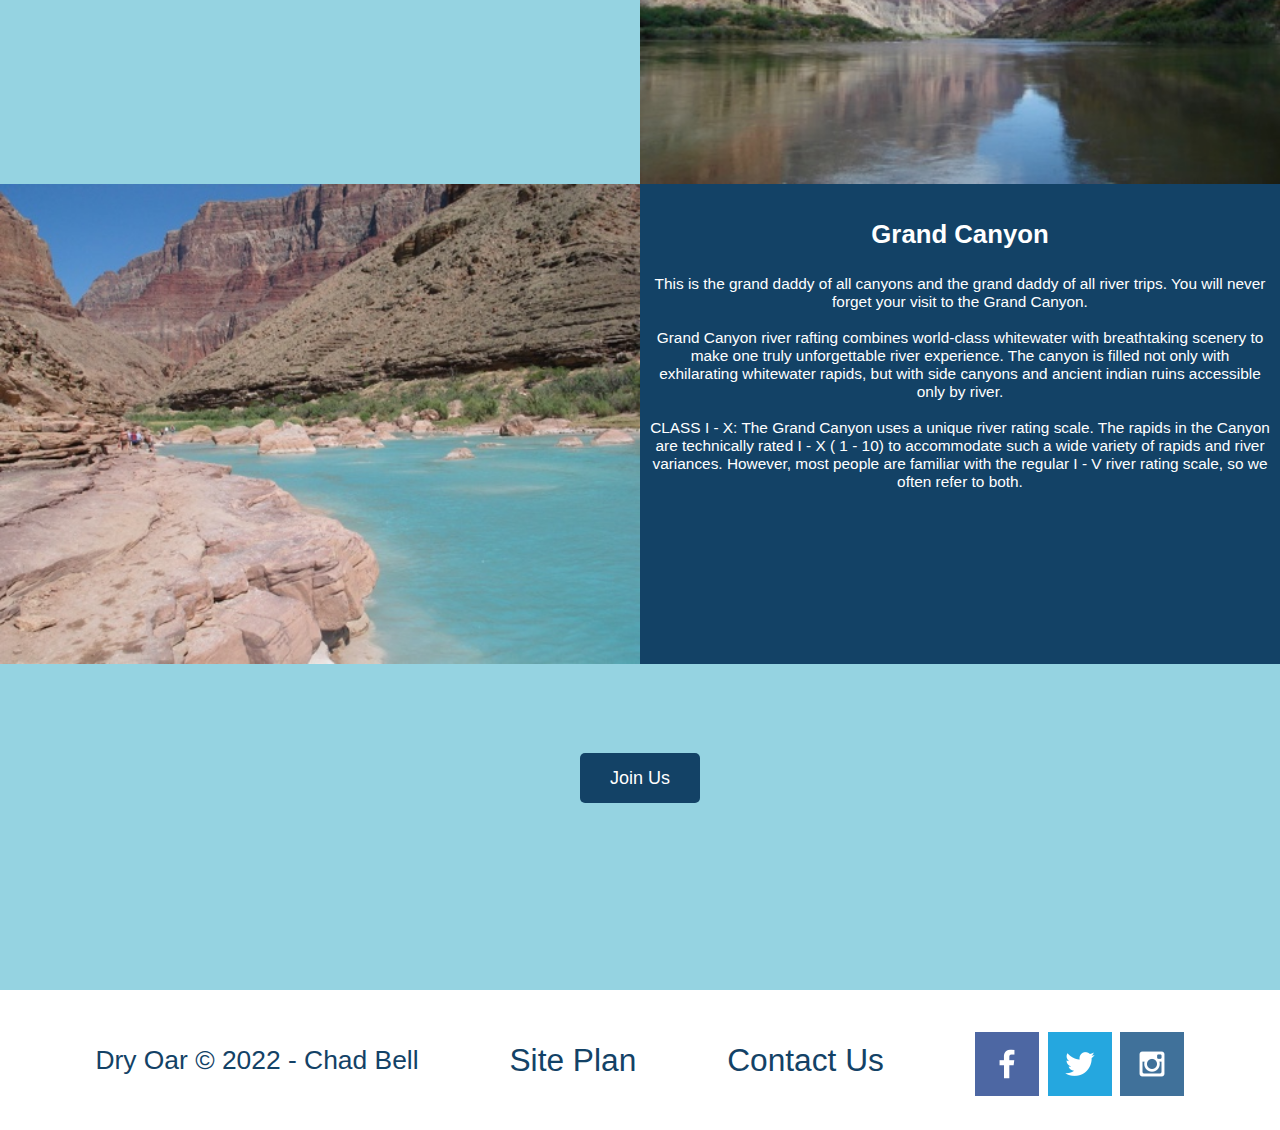
<file: wwr/adventures.html>
<!DOCTYPE html>
<html lang="en">
<head>
    <meta charset="UTF-8">
    <meta http-equiv="X-UA-Compatible" content="IE=edge">
    <meta name="viewport" content="width=device-width, initial-scale=1.0">
    <title>Adventures</title>
    <link rel="stylesheet" href="styles/styles.css">
</head>
<body>
    <div id="content">
        <header>
            <a href="index.html" id="logo_link">
                <img class="logo" src="images/dryoarlogo.png" alt="Dry Oar Logo">
            </a>
            <nav>
                <a href="index.html">Home</a>
                <a href="adventures.html">Adventures</a>
                <a href="site-plan-rafting.html">Site Plan</a>
                <a href="contactus.html">Contact Us</a>
            </nav>
        </header>
        <div id="hero">
            <div id="hero-box">
                <img id="hero-img" src="images/adventure_hero.png" alt="People enjoying rafting">
            </div>
            <section id="hero-msg">
                <h1 class="home-title">Are you ready for an adventure? </h1>
                
            </section>
        </div>

        <main class="adventure-grid">
                <img class="salmon_river_img" src="images/salmon_river.jpeg" alt="salmon river image">
                <div class="salmon_river_text" >
                    <h3 class="salmon_river_title" >Salmon River</h3>
                    <p class="salmon_river_descriptions">Nestled deep in the Frank Church Wilderness of No Return winds the Salmon river. The Salmon was given the nickname long ago as the River of No Return by the people living near it because of the number of folks that came to visit and fell so in love with the rugged beauty of the river that they never left.</p>
                    <p class="salmon_river_descriptions">Let's not forget the rapids! They range from class I-IV. The Salmon is one of the longest undammed rivers in the United States. As a free flowing river the water is higher, faster, and colder in the early summer and lower, slower, and warmer in the late summer. There are good rapids all summer...but families with children who like to swim tend to appreciate the late summer's slower, warmer water more.</p>
                </div>
                <img class="desolation_river_img" src="images/desolation_river.jpeg" alt="desolation river image">
                <div class="desolation_river_text" >
                    <h3 class="salmon_river_title">Desolation and Gray Canyon</h3>
                    <p class="salmon_river_descriptions">Winding through canyons in central Utah, in some of the most desolate land anywhere, the Green river flows towards the mighty Colorado river and the sea. High grey stone cliffs, beautiful desert scenery, and great rapids have made this run famous. This 84-mile trip runs from from Sand Wash to Swaseys Rapid (just outside Green River Utah) and boasts outstanding scenery, interesting geologic formations, evidence of prehistoric and historic human activity, and great whitewater opportunities.
                        <br><br>
                    Desolation is rated a Class II/III and is usually done in 6 days
                        <br><br>
                    Desolation Canyon has been recognized as a National Landmark.  This designation is based on the uniqueness and rich history that the canyon tells.</p>
                </div>
                <img class="grand_canyon_img" src="images/grand_canyon.jpeg" alt="grand canyon image">
                <div class="grand_canyon_text" >
                    <h3 class="grand_canyon_title">Grand Canyon</h3>
                    <p class="grand_canyon_descriptions">This is the grand daddy of all canyons and the grand daddy of all river trips. You will never forget your visit to the Grand Canyon.
                    <br><br>
                    Grand Canyon river rafting combines world-class whitewater with breathtaking scenery to make one truly unforgettable river experience. The canyon is filled not only with exhilarating whitewater rapids, but with side canyons and ancient indian ruins accessible only by river.
                    <br><br>
                    CLASS I - X: The Grand Canyon uses a unique river rating scale. The rapids in the Canyon are technically rated I - X ( 1 - 10) to accommodate such a wide variety of rapids and river variances. However, most people are familiar with the regular I - V river rating scale, so we often refer to both.
                    </p>
                </div>
                
        </main>
        <div class="button-box2">
            <a class="book2" href="rates.html">Join Us</a>
        </div>
        <footer>
            <p>Dry Oar &copy; 2022 - Chad Bell</p>
            <p><a href="site-plan-rating.html">Site Plan</a></p>
            <p><a href="contactus.html">Contact Us</a></p>
            <div class="social">
                <a href="https://facebook.com" target="_blank">
                    <img src="images/facebook.png" alt="fb icon">
                </a>
                <a href="https://twitter.com" target="_blank">
                    <img src="images/twitter.png" alt="twitter icon">
                </a>
                <a href="https://instagram.com" target="_blank">
                    <img src="images/instagram.png" alt="instagram icon">
                </a>
            </div>
        </footer>
    </div>
</body>
</html>
</file>
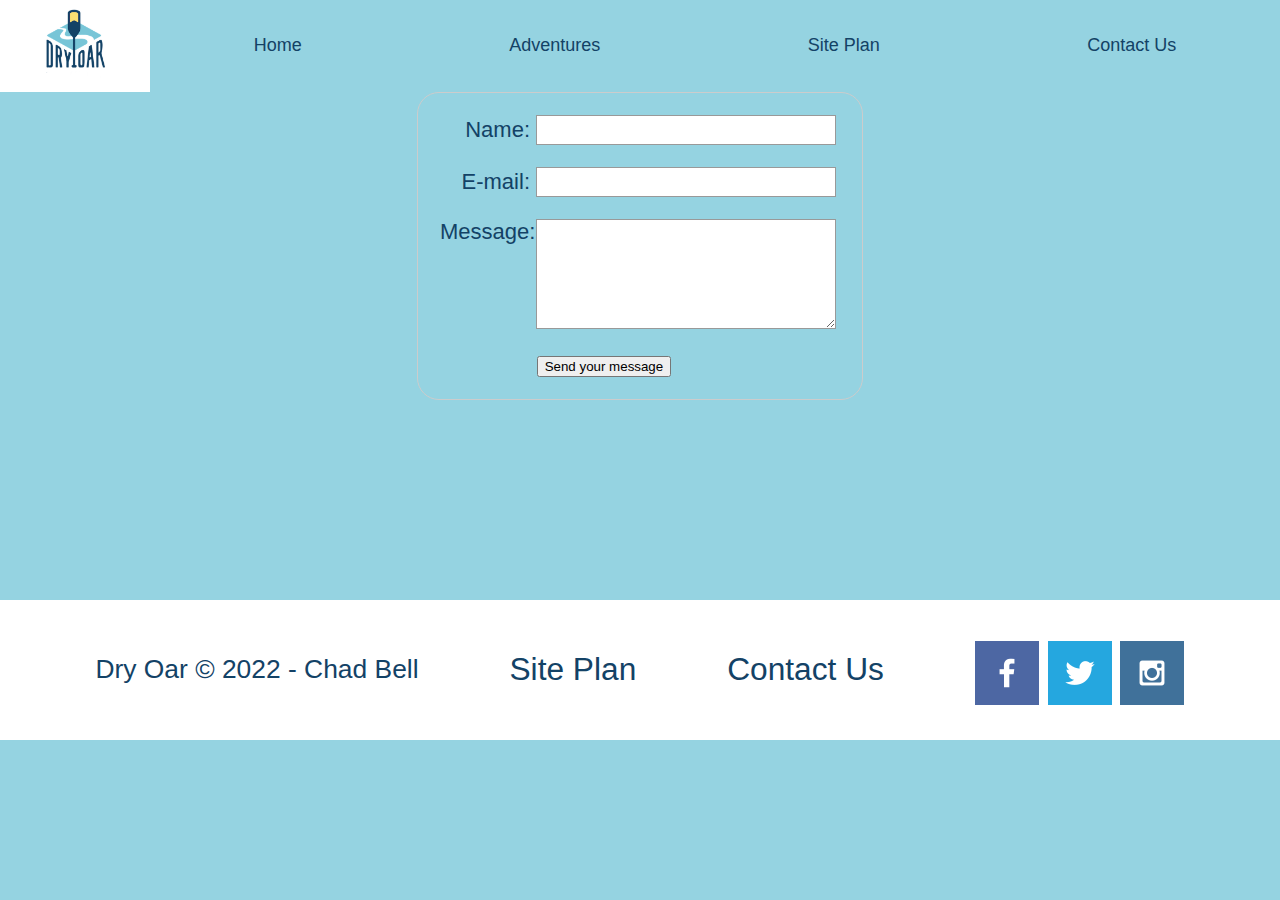
<file: wwr/contactus.html>
<!DOCTYPE html>
<html lang="en">
<head>
    <meta charset="UTF-8">
    <meta http-equiv="X-UA-Compatible" content="IE=edge">
    <meta name="viewport" content="width=device-width, initial-scale=1.0">
    <title>Contact Us</title>
    <link rel="stylesheet" href="styles/styles.css">
    <style>
        form {
  /* Center the form on the page */
  margin: 0 auto;
  width: 400px;
  /* Form outline */
  padding: 1em;
  border: 1px solid #ccc;
  border-radius: 1em;
}

ul {
  list-style: none;
  padding: 0;
  margin: 0;
}

form li + li {
  margin-top: 1em;
}

label {
  /* Uniform size & alignment */
  display: inline-block;
  width: 90px;
  text-align: right;
}

input,
textarea {
  /* To make sure that all text fields have the same font settings
     By default, textareas have a monospace font */
  font: 1em sans-serif;

  /* Uniform text field size */
  width: 300px;
  box-sizing: border-box;

  /* Match form field borders */
  border: 1px solid #999;
}

input:focus,
textarea:focus {
  /* Additional highlight for focused elements */
  border-color: #000;
}

textarea {
  /* Align multiline text fields with their labels */
  vertical-align: top;

  /* Provide space to type some text */
  height: 5em;
}

.button {
  /* Align buttons with the text fields */
  padding-left: 90px; /* same size as the label elements */
}

button {
  /* This extra margin represent roughly the same space as the space
     between the labels and their text fields */
  margin-left: 0.5em;
}
#feedback {
    background-color: white;
    position: absolute;
    top: 0;
    left: 0;
    right: 0;
    padding: .5em;
    /* make this element invisible until we are ready for it */
    display: none;      
}
.moveDown {
    margin-top: 3em;
}
                   
    </style>
</head>
<body>
    <div id="content">
        <header>
            <a href="index.html" id="logo_link">
                <img class="logo" src="images/dryoarlogo.png" alt="Dry Oar Logo">
            </a>
            <nav>
                <a href="index.html">Home</a>
                <a href="adventures.html">Adventures</a>
                <a href="site-plan-rafting.html">Site Plan</a>
                <a href="contactus.html">Contact Us</a>
            </nav>
        </header>
        <main>
            <div id="feedback"></div>
            <form action="/my-handling-form-page" method="post">
                <ul>
                  <li>
                    <label for="name">Name:</label>
                    <input type="text" id="name" name="user_name" />
                  </li>
                  <li>
                    <label for="mail">E-mail:</label>
                    <input type="email" id="mail" name="user_email" />
                  </li>
                  <li>
                    <label for="msg">Message:</label>
                    <textarea id="msg" name="user_message"></textarea>
                  </li>
                  <li class="button">
                    <button type="submit">Send your message</button>
                  </li>
                </ul>
              </form>
        </main>
        <footer>
            <p>Dry Oar &copy; 2022 - Chad Bell</p>
            <p><a href="site-plan-rating.html">Site Plan</a></p>
            <p><a href="contactus.html">Contact Us</a></p>
            <div class="social">
                <a href="https://facebook.com" target="_blank">
                    <img src="images/facebook.png" alt="fb icon">
                </a>
                <a href="https://twitter.com" target="_blank">
                    <img src="images/twitter.png" alt="twitter icon">
                </a>
                <a href="https://instagram.com" target="_blank">
                    <img src="images/instagram.png" alt="instagram icon">
                </a>
            </div>
        </footer>
    </div>
</body>
<script>
    // get the feedback div element so we can do something with it.
    const feedbackElement = document.getElementById('feedback');
    // get the form so we can read what was entered in it.
    const formElement = document.forms[0];
    // add a 'listener' to wait for a submission of our form. When that happens run the code below.
    formElement.addEventListener('submit', function(e) {
        // stop the form from doing the default action.
        e.preventDefault();
        // set the contents of our feedback element to a message letting the user know the form was submitted successfully. Notice that we pull the name that was entered in the form to personalize the message!
        feedbackElement.innerHTML = 'Hello '+ formElement.user_name.value +'! Thank you for your message. We will get back with you as soon as possible!';
        // make the feedback element visible.
        feedbackElement.style.display = "block";
        // add a class to move everything down so our message doesn't cover it.
        document.body.classList.toggle('moveDown');
    });
</script>
</html>
</file>
<file: personal_website/styles/styles.css>
/* CSS HEX */
@import url('https://fonts.googleapis.com/css2?family=DM+Sans&family=Montserrat:wght@200;400&display=swap');

/* fonts {
    font-family: 'DM Sans', sans-serif;
    font-family: 'Montserrat', sans-serif;
} */

:root {
    --main-color: #016fb9ff;
    --accent-1: #22aed1ff;
    --white: #ffffffff;
    --main-text-color: #000000ff;
    --accent-2: #6d8ea0ff;
    --orange: #ff8000ff;
    --mint-cream: #f8fff4ff;
    --light-gray: #cdd7d6ff;
    font-family: 'Montserrat', sans-serif;
}
h1, h2, h3, h4, h5, h6 {
    font-family: 'DM Sans', sans-serif;
}

* {
    margin: 0;
    padding: 0;
    background-color: var(--main-color);
}
/* Home Page CSS */

/* Header */
header {
    color: var(--white);
}
header nav {
    float: right;
}
header nav a {
    color: var(--white);
    float: left;
    padding: 13px;
    margin: 20px;
    font-size: 18px; 
    line-height: 25px;
    border-radius: 5px;
}
.logo {
    padding: 5px;
    width: 120px;
}
header a {
    padding: 30px;
    text-decoration: none;
}
  
header nav a:hover {
    background-color: var(--accent-2);
}
  
header a.active {
    background-color: white;
    color: black;
}

/* Main Home Page */

#background_img {
    width: 100%;
    position: relative;
}
.center {
    position:absolute;
    text-align:center;
    top: 48%;
    left: 50%;
    transform: translateX(-50%);    
    border-radius: 5px;
    padding: 10px;
    padding-right: 20px;
    padding-left: 0px;
    width: 600px;
}
h1 {
    font-size: 3em;
}
.center * {
    color: white;
    background-color: transparent;
}
.social {
    width: 60px;
    position: absolute;
    text-align:center;
    /* top: 500px; */
    top: 66%;
    left: 50%;
    transform: translateX(-50%);  
    background-color: transparent;
}
.social a div img {
    position: absolute;
    float: left;
    border-radius: 10px;
}
.email {
    left: -100px;
}
.linkedin {
    left: 0px;
}
.github {
    left: 100px;
}
.social img {
    width: 100%;
}

/* Footer */
footer * {
    color: white;
    padding: 20px;
}
.copyright {
    float: right;
}
.siteplan {
    float: left;
}


  
@media screen and (max-width: 500px) {
    header a {
      float: none;
      display: block;
      text-align: left;
    }
    
    header nav {
      float: none;
    }
}
</file>
<file: Week 6 Ice Challenge/styles/styles.css>
.container {
    display: grid;
    background-color: white;
    grid-template-columns: 300px 300px;
}
img {
    width: 80%;
    grid-area: 1/1/3/2;
}

#tart {
    grid-area: 1/1/3/3;
    z-index: 1;
    text-align: center;
    font-size: 70px;
    letter-spacing: .1em;
}

h2 {
    grid-area: 2/2/3/3;
    color: #9D0E11;
    z-index: 1;
    text-align: center;
    letter-spacing: .1em;
}

#blank {
    background-color: lightgray;
    grid-area: 1/2/3/3;
}
</file>
<file: week4_practice/styles/styles.css>
* {
    text-align: center;
}

img {
    width: 20%;
    margin: 20px auto;
    display: block;
}

body {
    background-color: #FBA7C9;
    width: 400px;
}


h1:hover {
    color: black;
}

p.white, h1.white, h2.white, h5.white {
    color: white;
}
</file>
<file: wwr/styles/styles.css>
body {
    font-family: Arial Bold,Gadget,sans-serif; 
    font-size: 22px;
    margin: 0;
    padding: 0;
}
header {
    font-family: Arial Black,Arial Bold,Gadget,sans-serif; 
    display: grid;
    grid-template-columns: 150px auto;
}
nav {
    display: flex;
    justify-content: space-around;
}
h2 {
    margin: 0;
}
#logo_link {
    padding-top: 5px;
    justify-self: center;   
    align-self: center; 
}
nav a, .mgg {
    padding: 35px;
}
.book, .join {
    padding: 15px 30px;
    margin-top: 50px;
    border-radius: 5px;
}
.icon   {
    padding-top: 10px;
}
footer   {
    padding: 25px 50px;
    margin-top: 200px;
}
footer .social img   {
    padding-top: 15px;
}

.rivers-card, .camping-card, .rapids-card {
    margin: 200px 0;
}
.card-img {
    border: 10px solid #134266;
}
div#content {
    max-width: 1600px;
    margin: 0 auto;
}
body, .mgs h2, .msg p{
    background-color: #95D3E1;
    color:#134266;
}
nav a:hover {
    background-color: white;
    color:#134266;
}
.home-title {
    font-size: 2em;
    margin-top: 15px;
    color: white;
    background-color: transparent;
}
h4 {
    color: white;
    background-color: transparent;
}
nav a, .book, .join, footer a {
    text-align: center;
    color: #134266;
    text-decoration: none;
    font-size: 18px;
}
header, footer, footer a{ 
    font-size: 1.2em;
}
.msg p {
    font-size: .8em;
    padding-bottom: 15px;
}
.msg {
    line-height: 1.5em;
}
header, footer, footer a, footer a:hover, .book:hover, .join:hover { 
    background-color: white;
    color: #134266;
}
.logo, .icon {
    width: 80px;
}
#hero-img {
    width: 100%
}
#hero {
    display: grid;
    grid-template-columns: 1fr 3fr 1fr;
    /* margin-top: -100px;  */

}
#hero-box {
    grid-column: 1/4;
    grid-row: 1/3;
    z-index: -1;

}           
#hero-msg {
    grid-column: 2/3;
    grid-row: 1/2;
    margin-top: 100px;

}

nav, .book, .join, .msg, .msg p{
    background-color: #95D3E1;
    color:#134266;
}
nav a, #hero-msg h1, #hero-msg h4, .button-box, main section {
    text-align: center;
}
main section img {
    box-sizing: border-box;
}
main.home-grid {
    display: grid;
    grid-template-columns: repeat(10, 1fr);
}
.card-img, .mountains {
    width: 100%;
}
.rivers-card {
    grid-column: 2/4;
    grid-row: 2/3;
}
.camping-card {
    grid-column: 5/7;
    grid-row: 2/3;
}
.rapids-card {
    grid-column: 8/10;
    grid-row: 2/3;
}
#background {
    grid-column: 1/11;
    grid-row: 4/9;
}
.mountains {
    grid-column: 2/7;
    grid-row: 5/8;
}
.msg {
    grid-column: 6/10;
    grid-row: 6/7;
}
footer p a:hover {
    text-decoration: underline;
}
div#background {
    height: 725px;
    background-color: #134266;
    color: white;
}
footer {
    padding: 25px 50px;
    margin-top: 200px; 
    display: flex;
    justify-content: space-around;
    align-items: center;
}
.card-img {
    border: 10px solid #134266;
    transition: transform .5s;
    box-shadow: 5px 5px 10px #134266;
}
.card-img:hover {
    opacity: .6;
    transform: scale(1.1);
}
.msg {
    background-color: #134266;
    padding: 35px;
    grid-column: 6/10;
    grid-row: 6/7;
    box-shadow: 5px 5px 10px #134266;
}
.mountains {
    width: 100%;
    grid-column: 2/7;
    grid-row: 5/8;
    box-shadow: 5px 5px 10px #134266;
}


/*  Page 2 Styles (Adventure Page) */
main img {
    width: 100%;
}
main div {
    text-align: center;
}
main.adventure-grid {
    display: grid;
    grid-template-columns: 1fr 1fr;
    grid-template-rows: 1fr 1fr 1fr;
}
.salmon_river_img {
    grid-row: 1/2;
    grid-column: 1/2;
}
.salmon_river_descriptions {
    font-size: .7em;
} 
.salmon_river_text {
    background-color: #134266;
    color: white;
    grid-column: 2/3;
    grid-row: 1/2;
    padding: 10px;
}
.desolation_river_img {
    grid-row: 2/3;
    grid-column: 2/3;
}
.grand_canyon_img {
    grid-row: 3/4;
    grid-column: 1/2;
}
.grand_canyon_text {
    background-color: #134266;
    color: white;
    grid-column: 2/3;
    grid-row: 3/4;
    padding: 10px;
}
.grand_canyon_descriptions {
    font-size: .7em;
}
.button-box2 {
    text-align: center;
    margin-top: 100px;

}
.book2 {
    text-align: center;
    color: #ffff;
    background-color: #134266;
    text-decoration: none;
    font-size: 18px;
    padding: 15px 30px;
    border-radius: 5px;
}
.book2:hover { 
    background-color: white;
    color: #134266;
}


@media screen and (max-width: 900px) {
    #hero, .home-grid {
        display: block;
        height: auto;
    }
    nav, footer {
        flex-direction: column;
    }
    nav a {
        display: block;
        padding: 15px;
    }
    #hero {
        margin-top: 0;
    }
    #hero-msg {
        margin-top: 0;
    }
    #hero-msg h4 {
        display: none;
    }
    .home-title {
        font-size: 25px;
        color: #6f7364;
    }
    .rivers-card, .camping-card, .rapids-card { 
        margin: 50px auto;
        width: 60%;
    }
    #background {
        display: none;
    }
    .mountains, .msg {
        width: 80%;
        display: block;
        margin: 0 auto;
    }
    footer {
        margin-top: 25px;
    }
}
</file>
<file: personal_website/styles/styles2.css>
/* CSS HEX */
@import url('https://fonts.googleapis.com/css2?family=DM+Sans&family=Montserrat:wght@200;400&display=swap');

/* fonts {
    font-family: 'DM Sans', sans-serif;
    font-family: 'Montserrat', sans-serif;
} */
 
:root {
    --main-color: #016fb9ff;
    --accent-1: #22aed1ff;
    --white: #ffffffff;
    --main-text-color: #000000ff;
    --accent-2: #6d8ea0ff;
    --orange: #ff8000ff;
    --mint-cream: #f8fff4ff;
    --light-gray: #cdd7d6ff;
    font-family: 'Montserrat', sans-serif;
}
h1, h2, h3, h4, h5, h6 {
    font-family: 'DM Sans', sans-serif;
}

* {
    margin: 0;
    padding: 0;
    background-color: var(--main-color);
}
/* Home Page CSS */

/* Header */
header {
    color: var(--white);
}
header nav {
    float: right;
}
header nav a {
    color: var(--white);
    float: left;
    padding: 13px;
    margin: 20px;
    font-size: 18px; 
    line-height: 25px;
    border-radius: 5px;
}
.logo {
    padding: 5px;
    width: 120px;
}
header a {
    padding: 30px;
    text-decoration: none;
}
  
header nav a:hover {
    background-color: var(--accent-2);
}
  
header a.active {
    background-color: white;
    color: black;
}

/* Story */
.background_img_2 {
    width: 100%;
}
/* Container holding the image and the text */
.hero {
    position: relative;
    text-align: center;
    color: white;
}
.hero-text {
    position:absolute;
    text-align:center;
    top: 30%;
    left: 50%;
    transform: translateX(-50%);    
    border-radius: 10px;
    padding: 10px;
    width: 600px;
}
h1 {
    font-size: 2.5em;
}
h2 {
    font-size: 1.35em;
}


/* Story Page */
.disclaimer {
    background-color: white;
    font-family: "Times New Roman", Times, serif;
    color: red;
    width: 500px;
    margin-left: auto;
    margin-right: auto;
    font-size: 1.8em;
    padding: 10px;
    margin-top: 10px;
    margin-bottom: 10px;
}
.middle {
    text-align: center;
    color: white;
    font-size: 1.5em;
    width: 50%;
    margin-left: auto;
    margin-right: auto;
    margin-top: 20px;
    margin-bottom: 50px;
}
.schedule-meeting {
    display: block;
    padding: 13px;
    margin: 30px;
    font-size: 18px; 
    border-radius: 5px;
    text-decoration: none;
    background-color: white;
    color: black;
    max-width: 150px;
    margin-left: auto;
    margin-right: auto;
}

/* Grid */
.grid1 {
    font-size: 2vw;
    text-align: center;
    color: white;
    margin: 50px;
    display: grid;
    grid-template-columns: 1fr 1fr;
    grid-template-rows: 1fr 1fr;
    gap: 50px
}
.grid1 img {
    width: 100%;
}
.subtitles {
    font-size: 1.3vw;
}

/* Footer */
hr {
    border: 0;
    display:block;
    width: 98%;      
    background-color:white;
    height: 1px;
    margin: auto;
    margin-top: 10px; 
  }
footer {
    padding: 3px 10px;
    display: flex;
    justify-content: space-between;
    align-items: center;
    color: white;
    margin-left: 10px;
    margin-right: 10px;
}
.social {
    display: flex;
    float: left;
}
.social img {
    width: 40px; 
    padding: 20px;
}
footer p a {
    color: white;
}



/* Experience Page */
.resume {
    margin: 40px;
    color: white;
    display: grid;
    grid-template-columns: 1fr 7fr;
    grid-template-rows: auto;
    gap: 20px;
    height: auto;
}
#download {
    text-align: center;
    font-size: 1.8vw;
}
#resume_pic {
    width: 30vw;
    border: 5px solid white;
}
#resume {
    grid-column-start: 2;
}
.experience {
    font-size: 1.6vw;
}
#download a {
    color: lightblue
}

/* Translator App */
.projects {
    display: grid;
    grid-template-columns: 1fr auto;
    margin: 40px;
    gap: 30px;
}
.projects_text {
    color: white;
    font-size: 1.6em;
}
#translator {
    overflow: hidden;
    width: 65vw;
}
</file>
<file: positioning/positionstyles.css>
/* CSS - Name: "positionstyles.css" */
/* Activity 1 styles */
.content1 {
  /* This is the parent of the activity 1 boxes. */
  display: grid;
  grid-template-columns: 1fr 1fr;
  justify-items: center;
  grid-gap: 20px;
}
.red1 { 
  width: 100%; 
  height: 100px; 
  background-color: red; 
  grid-column: 1/3;
} 
.green1 {
  width: 200px; 
  height: 200px; 
  background-color: green; 

} 
.yellow1 {
  width: 200px; 
  height: 200px; 
  background-color: gold; 
} 
.blue1 {
  width: 100%; 
  height: 100px; 
  background-color: blue; 
  grid-column: 1/3;
} 
/* Activity 2 styles */ 
.content2 {
  /* This is the parent of the activity 2 boxes. */
  display: grid;
  grid-template-columns: repeat(6, 50px);
  grid-template-rows: repeat(6, 50px);
}
.red2 {
  width: 100px; 
  height: 100px; 
  background-color: red; 
  grid-area: 1/1/3/3;
} 
.green2 { 
  width: 100px; 
  height: 100px; 
  background-color: green; 
  grid-area: 2/2/4/4;
  /* grid-row-start: 2;
  grid-column-start: 2; */
} 
.yellow2 {
  width: 100px; 
  height: 100px; 
  background-color: gold; 
  grid-area: 3/3/5/5;

} 
.blue2 {
  width: 100px; 
  height: 100px; 
  background-color: blue; 
  grid-area: 4/4/6/6;

} 
/* Activity 3 styles */ 
.content3 {
  /* This is the parent of the activity 3 boxes. */
  display: grid;
  grid-template-columns: 1fr 1fr;
  grid-template-rows: 1fr 1fr 1fr 1fr;
  column-gap: 50px;
}
.red3 {
  width: 100%; 
  height: 100px;
  background-color: red; 
  grid-area: 1/1/2/3;
} 
.green3 {
  width: 100%; 
  background-color: green;
  grid-area: 2/1/4/1;
} 
.yellow3 {
  width: 100%; 
  height: 200px; 
  background-color: gold; 
  grid-area: 2/2/4/3;

} 
.blue3 {
  width: 100%;
  background-color: blue; 
  grid-area: 4/1/5/3;

} 
/* Activity 4 styles */ 
.content4 {
  /* This is the parent of the activity 4 boxes. */
  display: grid;
  grid-template-columns: repeat(2, 1fr);
  grid-template-rows: repeat(3, 1fr);
  height: 300px;
}
.red4 {
  width: 100%; 
  height: 300px; 
  background-color: red; 
  grid-area: 1/1/4/2;
} 
.green4 {
  width: 100%; 
  height: 100px; 
  background-color: green; 
  grid-area: 1/2/4/3; 
} 
.yellow4 {
  width: 100%; 
  height: 100px; 
  background-color: gold; 
  grid-area: 2/2/4/3; 
} 
.blue4 {
  width: 100%; 
  height: 100px; 
  background-color: blue; 
  grid-area: 3/2/4/3; 

  
} 
/* Activity 5 styles */ 
.content5 {
  /* This is the parent of the activity 5 boxes. */
  width: 600px;
}
.red5 { 
  width: 600px; 
  height: 100px; 
  background-color: red; 
} 
.green5 { 
  width: 150px; 
  height: 150px; 
  background-color: green; 
  float: left;

} 
.yellow5 {
  width: 600px; 
  height: 200px; 
  background-color: gold; 
  font-size: .75em;
} 
.blue5 {
  width: 600px; 
  height: 100px; 
  background-color: blue; 
} 
/* Activity 6 styles */ 
.content6 {
  /* This is the parent of the activity 6 boxes. */
  display: grid;
  grid-template-columns: repeat(6, 100px);
  grid-template-rows: repeat(6, 100px);
}
.red6 {
  width: 400px; 
  height: 200px; 
  background-color: red; 
} 
.green6 {
  width: 200px; 
  height: 200px; 
  background-color: green; 
  grid-row-start: 5;
  z-index: 1;
} 
.yellow6 {
  width: 200px; 
  height: 400px; 
  background-color: gold; 
  grid-row-start: 3;
  grid-column-start: 5;
  z-index: 1;
} 
.blue6 {
  width: 400px; 
  height: 400px; 
  background-color: blue; 
  grid-row-start: 2;
  grid-column-start: 2;

} 


/* Do not make any changes below here */
.activity {
  width: 70%; 
  margin: 20px auto; 
  font-family: Arial, sans-serif; 
  border: 1px solid black; 
  padding: 10px; 
  clear:both; 
  overflow: auto;
} 

.hint {
  border: 1px solid grey;
  background: #e0e0e0;
  padding: .5em;
  position: relative;
  margin: 1em 0;
}
.hint h3 {
  margin: 0;
}
.hint:hover {
  background: #d0d0d0;
}
.hint > div {
  display: none;
}

.hint input[type=checkbox] {
  position: absolute;
  width: 100%;
  height: 100%;
  opacity: 0;
  z-index: 1;
  cursor: pointer;
}

.hint input[type=checkbox]:checked ~ div {
  display: block;
}

.hint i {
  position: absolute;
  transform: translate(-6px, 0);
  margin-top: 16px;
  right: 10px;
  top: -3px;
}
.hint i:before, .hint i:after {
  content: "";
  position: absolute;
  background-color: black;
  width: 3px;
  height: 9px;
}
.hint i:before {
  transform: translate(2px, 0) rotate(45deg);
}
.hint i:after {
  transform: translate(-2px, 0) rotate(-45deg);
}

.hint input[type=checkbox]:checked ~ i:before {
  transform: translate(-2px, 0) rotate(45deg);
}
.hint input[type=checkbox]:checked ~ i:after {
  transform: translate(2px, 0) rotate(-45deg);
}
.hint a {
  position: relative;
  z-index: 1;
}
</file>
